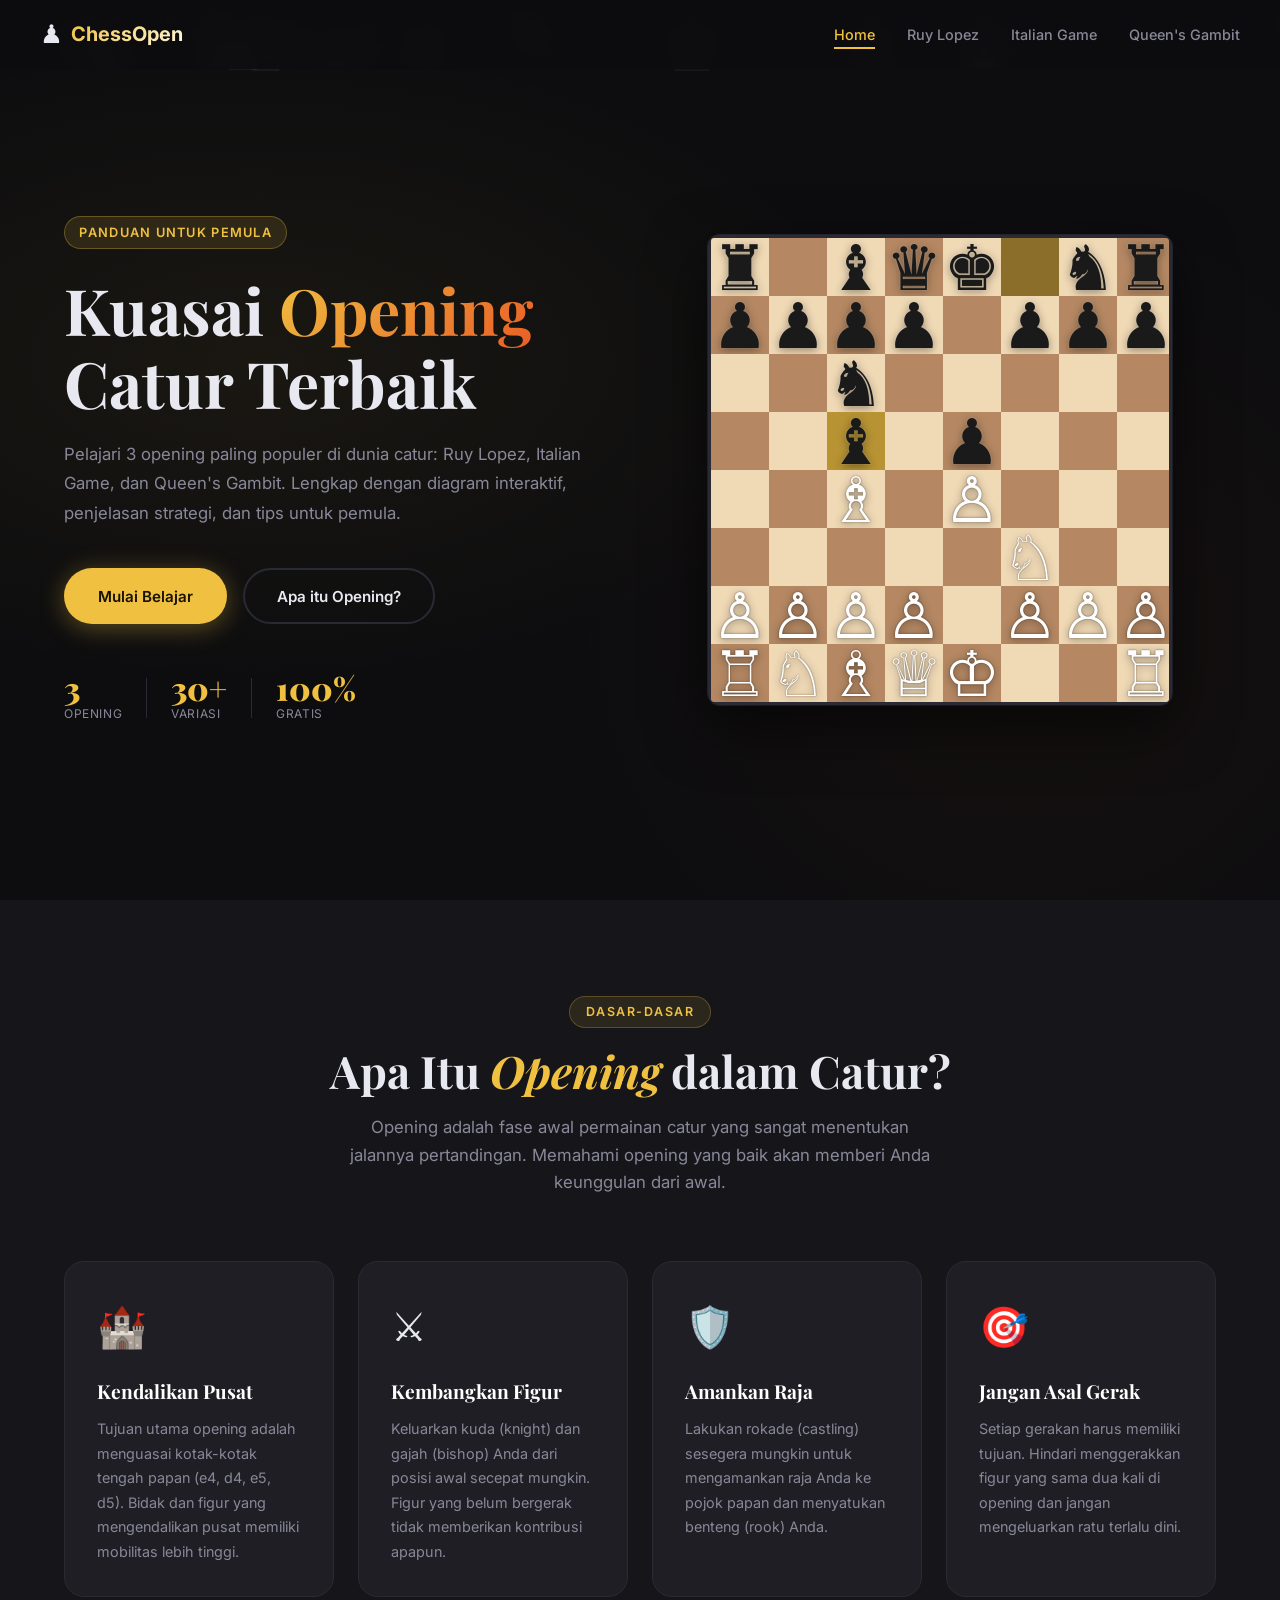
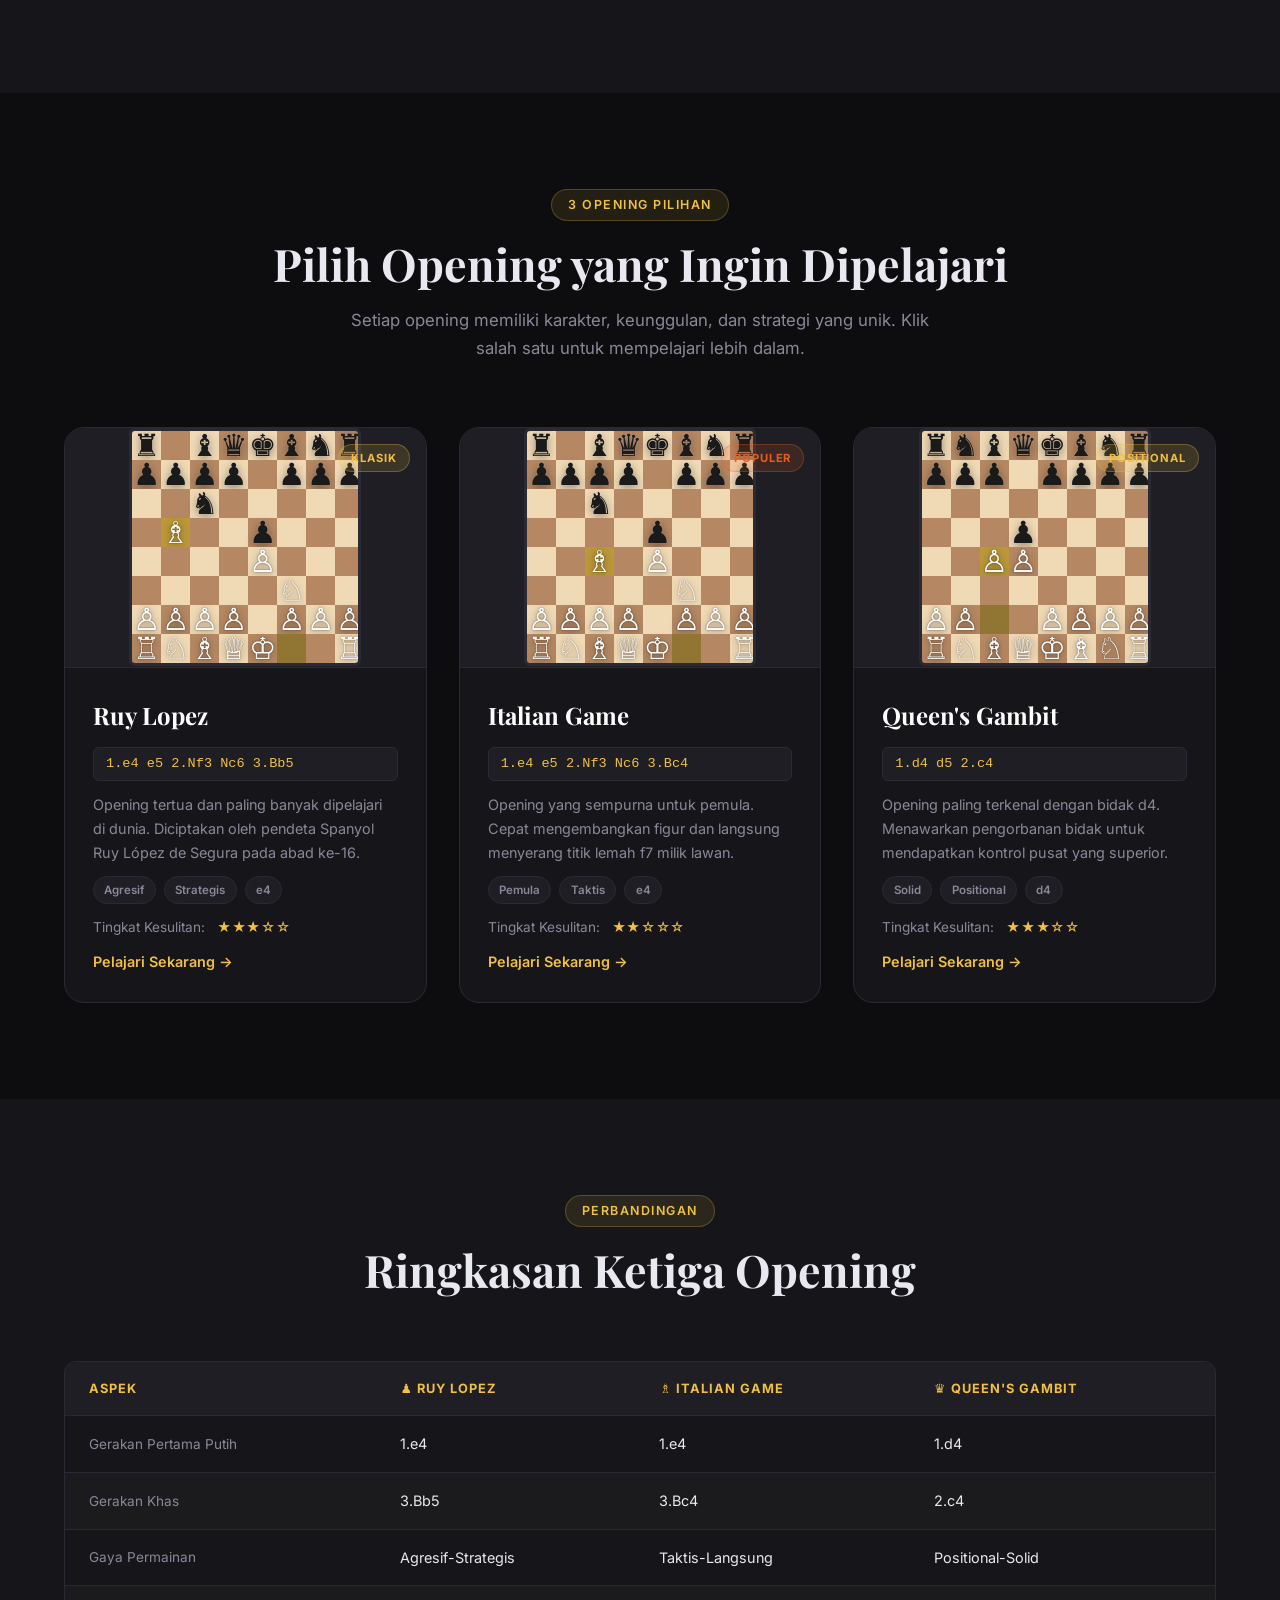
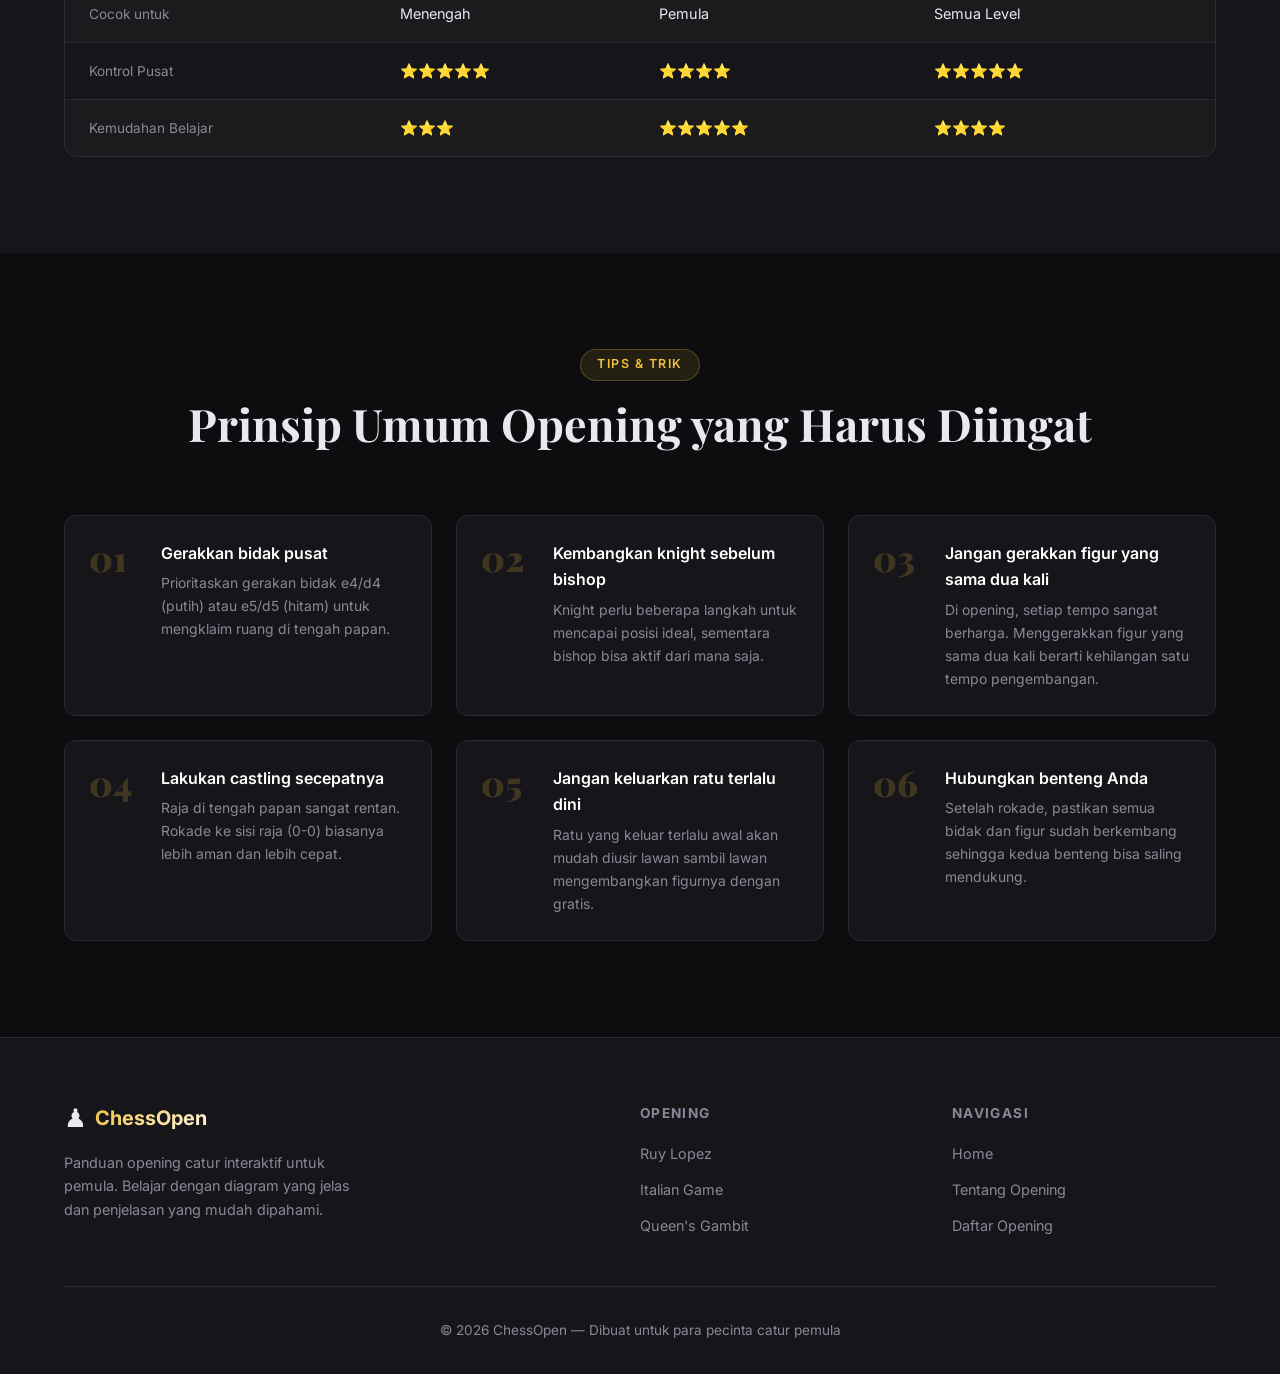
<file: index.html>
<!DOCTYPE html>
<html lang="id">
<head>
  <meta charset="UTF-8" />
  <meta name="viewport" content="width=device-width, initial-scale=1.0" />
  <title>Chess Openings — Panduan Pemula</title>
  <link rel="stylesheet" href="assets/css/style.css" />
  <link rel="preconnect" href="https://fonts.googleapis.com" />
  <link href="https://fonts.googleapis.com/css2?family=Playfair+Display:wght@700;900&family=Inter:wght@300;400;500;600&display=swap" rel="stylesheet" />
</head>
<body>

  <!-- ===== NAVBAR ===== -->
  <nav class="navbar" id="navbar">
    <div class="nav-container">
      <a href="index.html" class="nav-logo">
        <span class="logo-icon">♟</span>
        <span class="logo-text">ChessOpen</span>
      </a>
      <button class="hamburger" id="hamburger" aria-label="Menu">
        <span></span><span></span><span></span>
      </button>
      <ul class="nav-links" id="navLinks">
        <li><a href="index.html" class="active">Home</a></li>
        <li><a href="ruy-lopez.html">Ruy Lopez</a></li>
        <li><a href="italian-game.html">Italian Game</a></li>
        <li><a href="queens-gambit.html">Queen's Gambit</a></li>
      </ul>
    </div>
  </nav>

  <!-- ===== HERO ===== -->
  <section class="hero">
    <div class="hero-bg">
      <div class="floating-pieces" id="floatingPieces"></div>
    </div>
    <div class="hero-content">
      <p class="hero-tag">Panduan untuk Pemula</p>
      <h1 class="hero-title">Kuasai <span class="highlight">Opening</span> Catur Terbaik</h1>
      <p class="hero-sub">Pelajari 3 opening paling populer di dunia catur: Ruy Lopez, Italian Game, dan Queen's Gambit. Lengkap dengan diagram interaktif, penjelasan strategi, dan tips untuk pemula.</p>
      <div class="hero-cta">
        <a href="#openings" class="btn btn-primary">Mulai Belajar</a>
        <a href="#about" class="btn btn-outline">Apa itu Opening?</a>
      </div>
      <div class="hero-stats">
        <div class="stat"><span class="stat-num">3</span><span class="stat-label">Opening</span></div>
        <div class="stat-divider"></div>
        <div class="stat"><span class="stat-num">30+</span><span class="stat-label">Variasi</span></div>
        <div class="stat-divider"></div>
        <div class="stat"><span class="stat-num">100%</span><span class="stat-label">Gratis</span></div>
      </div>
    </div>
    <div class="hero-board">
      <div class="mini-board" id="heroBoard"></div>
    </div>
  </section>

  <!-- ===== ABOUT SECTION ===== -->
  <section class="about" id="about">
    <div class="container">
      <div class="section-header">
        <span class="section-tag">Dasar-dasar</span>
        <h2>Apa Itu <em>Opening</em> dalam Catur?</h2>
        <p>Opening adalah fase awal permainan catur yang sangat menentukan jalannya pertandingan. Memahami opening yang baik akan memberi Anda keunggulan dari awal.</p>
      </div>
      <div class="about-grid">
        <div class="about-card" data-aos="fade-up" data-delay="0">
          <div class="about-icon">🏰</div>
          <h3>Kendalikan Pusat</h3>
          <p>Tujuan utama opening adalah menguasai kotak-kotak tengah papan (e4, d4, e5, d5). Bidak dan figur yang mengendalikan pusat memiliki mobilitas lebih tinggi.</p>
        </div>
        <div class="about-card" data-aos="fade-up" data-delay="100">
          <div class="about-icon">⚔️</div>
          <h3>Kembangkan Figur</h3>
          <p>Keluarkan kuda (knight) dan gajah (bishop) Anda dari posisi awal secepat mungkin. Figur yang belum bergerak tidak memberikan kontribusi apapun.</p>
        </div>
        <div class="about-card" data-aos="fade-up" data-delay="200">
          <div class="about-icon">🛡️</div>
          <h3>Amankan Raja</h3>
          <p>Lakukan rokade (castling) sesegera mungkin untuk mengamankan raja Anda ke pojok papan dan menyatukan benteng (rook) Anda.</p>
        </div>
        <div class="about-card" data-aos="fade-up" data-delay="300">
          <div class="about-icon">🎯</div>
          <h3>Jangan Asal Gerak</h3>
          <p>Setiap gerakan harus memiliki tujuan. Hindari menggerakkan figur yang sama dua kali di opening dan jangan mengeluarkan ratu terlalu dini.</p>
        </div>
      </div>
    </div>
  </section>

  <!-- ===== OPENINGS CARDS ===== -->
  <section class="openings" id="openings">
    <div class="container">
      <div class="section-header">
        <span class="section-tag">3 Opening Pilihan</span>
        <h2>Pilih Opening yang Ingin Dipelajari</h2>
        <p>Setiap opening memiliki karakter, keunggulan, dan strategi yang unik. Klik salah satu untuk mempelajari lebih dalam.</p>
      </div>
      <div class="cards-grid">

        <a href="ruy-lopez.html" class="opening-card card-ruy">
          <div class="card-badge">Klasik</div>
          <div class="card-board-preview" id="previewRuy"></div>
          <div class="card-content">
            <h3>Ruy Lopez</h3>
            <p class="card-notation">1.e4 e5 2.Nf3 Nc6 3.Bb5</p>
            <p class="card-desc">Opening tertua dan paling banyak dipelajari di dunia. Diciptakan oleh pendeta Spanyol Ruy López de Segura pada abad ke-16.</p>
            <div class="card-tags">
              <span class="tag">Agresif</span>
              <span class="tag">Strategis</span>
              <span class="tag">e4</span>
            </div>
            <div class="card-difficulty">
              <span>Tingkat Kesulitan:</span>
              <div class="stars">★★★☆☆</div>
            </div>
            <span class="card-cta">Pelajari Sekarang →</span>
          </div>
        </a>

        <a href="italian-game.html" class="opening-card card-italian">
          <div class="card-badge popular">Populer</div>
          <div class="card-board-preview" id="previewItalian"></div>
          <div class="card-content">
            <h3>Italian Game</h3>
            <p class="card-notation">1.e4 e5 2.Nf3 Nc6 3.Bc4</p>
            <p class="card-desc">Opening yang sempurna untuk pemula. Cepat mengembangkan figur dan langsung menyerang titik lemah f7 milik lawan.</p>
            <div class="card-tags">
              <span class="tag">Pemula</span>
              <span class="tag">Taktis</span>
              <span class="tag">e4</span>
            </div>
            <div class="card-difficulty">
              <span>Tingkat Kesulitan:</span>
              <div class="stars">★★☆☆☆</div>
            </div>
            <span class="card-cta">Pelajari Sekarang →</span>
          </div>
        </a>

        <a href="queens-gambit.html" class="opening-card card-queens">
          <div class="card-badge">Positional</div>
          <div class="card-board-preview" id="previewQueens"></div>
          <div class="card-content">
            <h3>Queen's Gambit</h3>
            <p class="card-notation">1.d4 d5 2.c4</p>
            <p class="card-desc">Opening paling terkenal dengan bidak d4. Menawarkan pengorbanan bidak untuk mendapatkan kontrol pusat yang superior.</p>
            <div class="card-tags">
              <span class="tag">Solid</span>
              <span class="tag">Positional</span>
              <span class="tag">d4</span>
            </div>
            <div class="card-difficulty">
              <span>Tingkat Kesulitan:</span>
              <div class="stars">★★★☆☆</div>
            </div>
            <span class="card-cta">Pelajari Sekarang →</span>
          </div>
        </a>

      </div>
    </div>
  </section>

  <!-- ===== COMPARISON TABLE ===== -->
  <section class="comparison">
    <div class="container">
      <div class="section-header">
        <span class="section-tag">Perbandingan</span>
        <h2>Ringkasan Ketiga Opening</h2>
      </div>
      <div class="table-wrapper">
        <table class="comp-table">
          <thead>
            <tr>
              <th>Aspek</th>
              <th>♟ Ruy Lopez</th>
              <th>♗ Italian Game</th>
              <th>♛ Queen's Gambit</th>
            </tr>
          </thead>
          <tbody>
            <tr><td>Gerakan Pertama Putih</td><td>1.e4</td><td>1.e4</td><td>1.d4</td></tr>
            <tr><td>Gerakan Khas</td><td>3.Bb5</td><td>3.Bc4</td><td>2.c4</td></tr>
            <tr><td>Gaya Permainan</td><td>Agresif-Strategis</td><td>Taktis-Langsung</td><td>Positional-Solid</td></tr>
            <tr><td>Cocok untuk</td><td>Menengah</td><td>Pemula</td><td>Semua Level</td></tr>
            <tr><td>Kontrol Pusat</td><td>⭐⭐⭐⭐⭐</td><td>⭐⭐⭐⭐</td><td>⭐⭐⭐⭐⭐</td></tr>
            <tr><td>Kemudahan Belajar</td><td>⭐⭐⭐</td><td>⭐⭐⭐⭐⭐</td><td>⭐⭐⭐⭐</td></tr>
          </tbody>
        </table>
      </div>
    </div>
  </section>

  <!-- ===== TIPS SECTION ===== -->
  <section class="tips">
    <div class="container">
      <div class="section-header">
        <span class="section-tag">Tips &amp; Trik</span>
        <h2>Prinsip Umum Opening yang Harus Diingat</h2>
      </div>
      <div class="tips-grid">
        <div class="tip-item">
          <span class="tip-num">01</span>
          <div>
            <h4>Gerakkan bidak pusat</h4>
            <p>Prioritaskan gerakan bidak e4/d4 (putih) atau e5/d5 (hitam) untuk mengklaim ruang di tengah papan.</p>
          </div>
        </div>
        <div class="tip-item">
          <span class="tip-num">02</span>
          <div>
            <h4>Kembangkan knight sebelum bishop</h4>
            <p>Knight perlu beberapa langkah untuk mencapai posisi ideal, sementara bishop bisa aktif dari mana saja.</p>
          </div>
        </div>
        <div class="tip-item">
          <span class="tip-num">03</span>
          <div>
            <h4>Jangan gerakkan figur yang sama dua kali</h4>
            <p>Di opening, setiap tempo sangat berharga. Menggerakkan figur yang sama dua kali berarti kehilangan satu tempo pengembangan.</p>
          </div>
        </div>
        <div class="tip-item">
          <span class="tip-num">04</span>
          <div>
            <h4>Lakukan castling secepatnya</h4>
            <p>Raja di tengah papan sangat rentan. Rokade ke sisi raja (0-0) biasanya lebih aman dan lebih cepat.</p>
          </div>
        </div>
        <div class="tip-item">
          <span class="tip-num">05</span>
          <div>
            <h4>Jangan keluarkan ratu terlalu dini</h4>
            <p>Ratu yang keluar terlalu awal akan mudah diusir lawan sambil lawan mengembangkan figurnya dengan gratis.</p>
          </div>
        </div>
        <div class="tip-item">
          <span class="tip-num">06</span>
          <div>
            <h4>Hubungkan benteng Anda</h4>
            <p>Setelah rokade, pastikan semua bidak dan figur sudah berkembang sehingga kedua benteng bisa saling mendukung.</p>
          </div>
        </div>
      </div>
    </div>
  </section>

  <!-- ===== FOOTER ===== -->
  <footer class="footer">
    <div class="container">
      <div class="footer-top">
        <div class="footer-brand">
          <a href="index.html" class="nav-logo">
            <span class="logo-icon">♟</span>
            <span class="logo-text">ChessOpen</span>
          </a>
          <p>Panduan opening catur interaktif untuk pemula. Belajar dengan diagram yang jelas dan penjelasan yang mudah dipahami.</p>
        </div>
        <div class="footer-links">
          <h4>Opening</h4>
          <ul>
            <li><a href="ruy-lopez.html">Ruy Lopez</a></li>
            <li><a href="italian-game.html">Italian Game</a></li>
            <li><a href="queens-gambit.html">Queen's Gambit</a></li>
          </ul>
        </div>
        <div class="footer-links">
          <h4>Navigasi</h4>
          <ul>
            <li><a href="index.html">Home</a></li>
            <li><a href="#about">Tentang Opening</a></li>
            <li><a href="#openings">Daftar Opening</a></li>
          </ul>
        </div>
      </div>
      <div class="footer-bottom">
        <p>© 2026 ChessOpen — Dibuat untuk para pecinta catur pemula</p>
      </div>
    </div>
  </footer>

  <script src="assets/js/chess-board.js"></script>
  <script src="assets/js/main.js"></script>
</body>
</html>
</file>
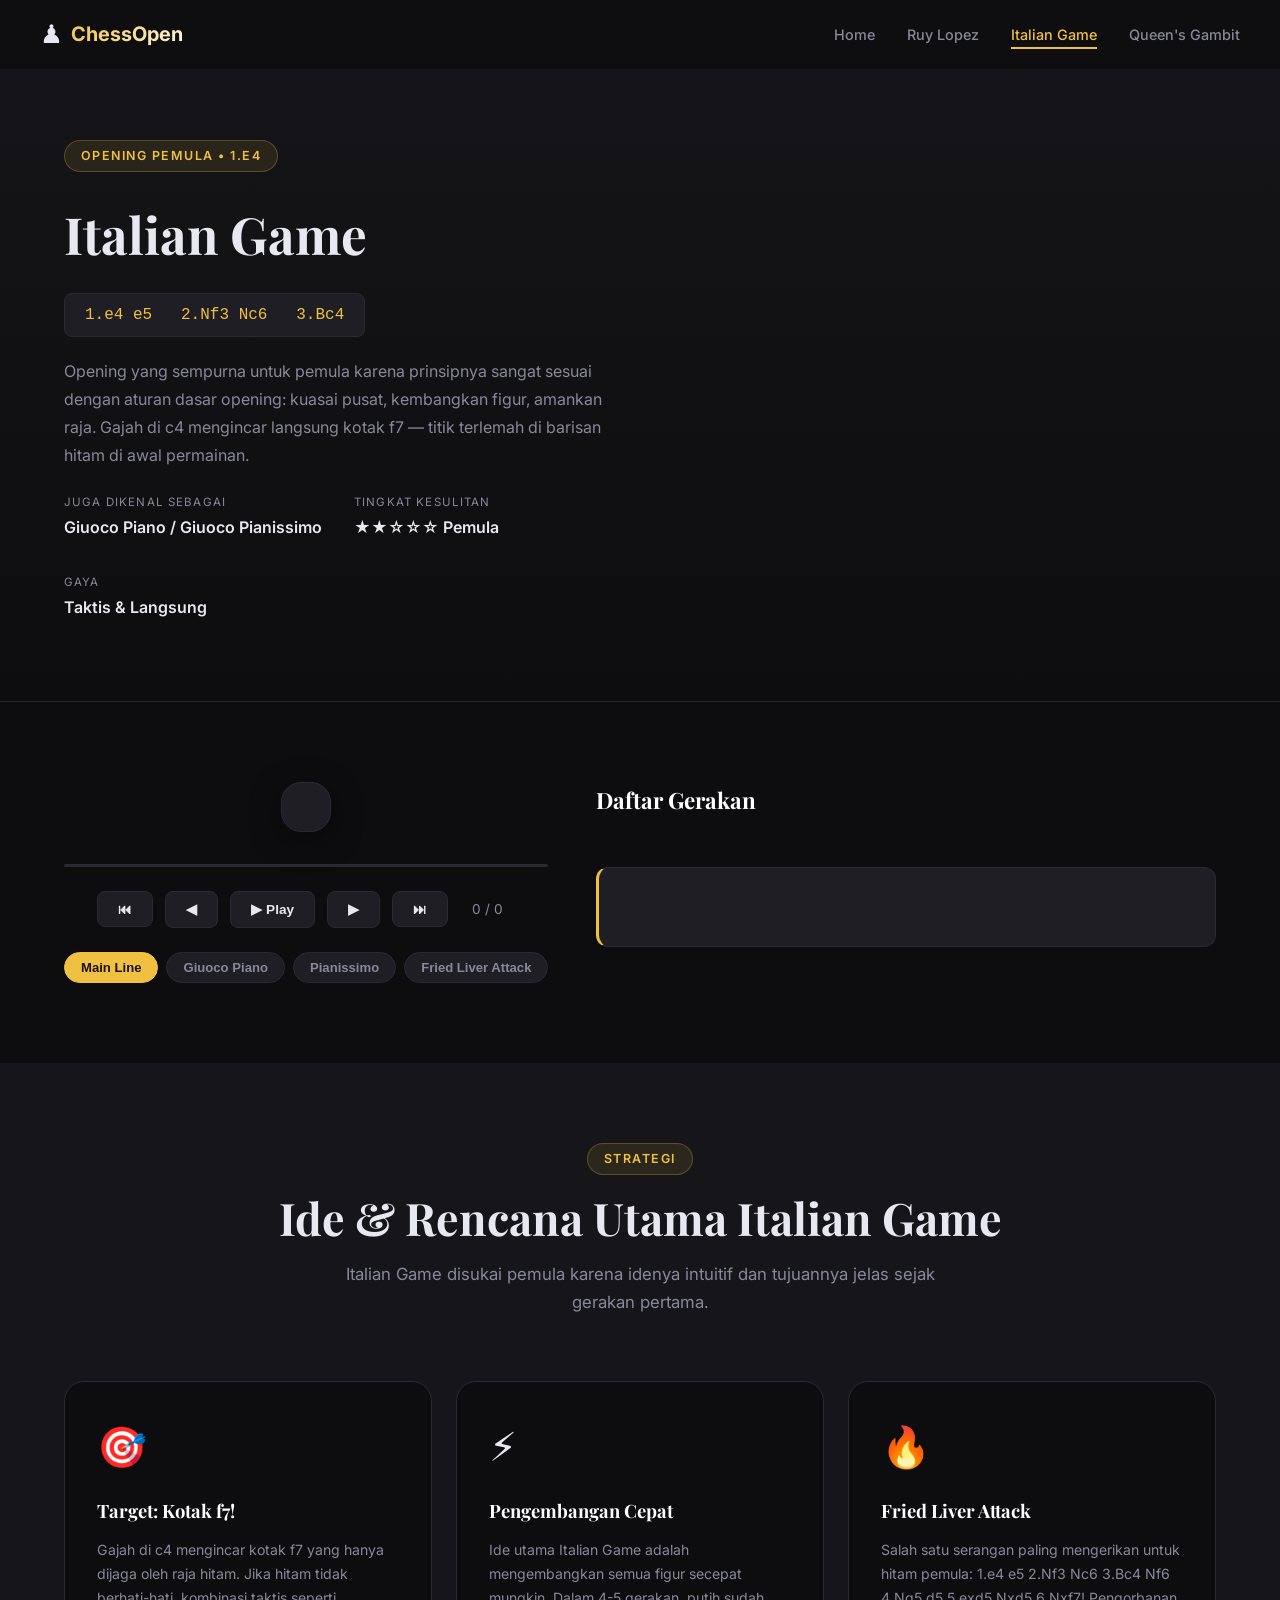
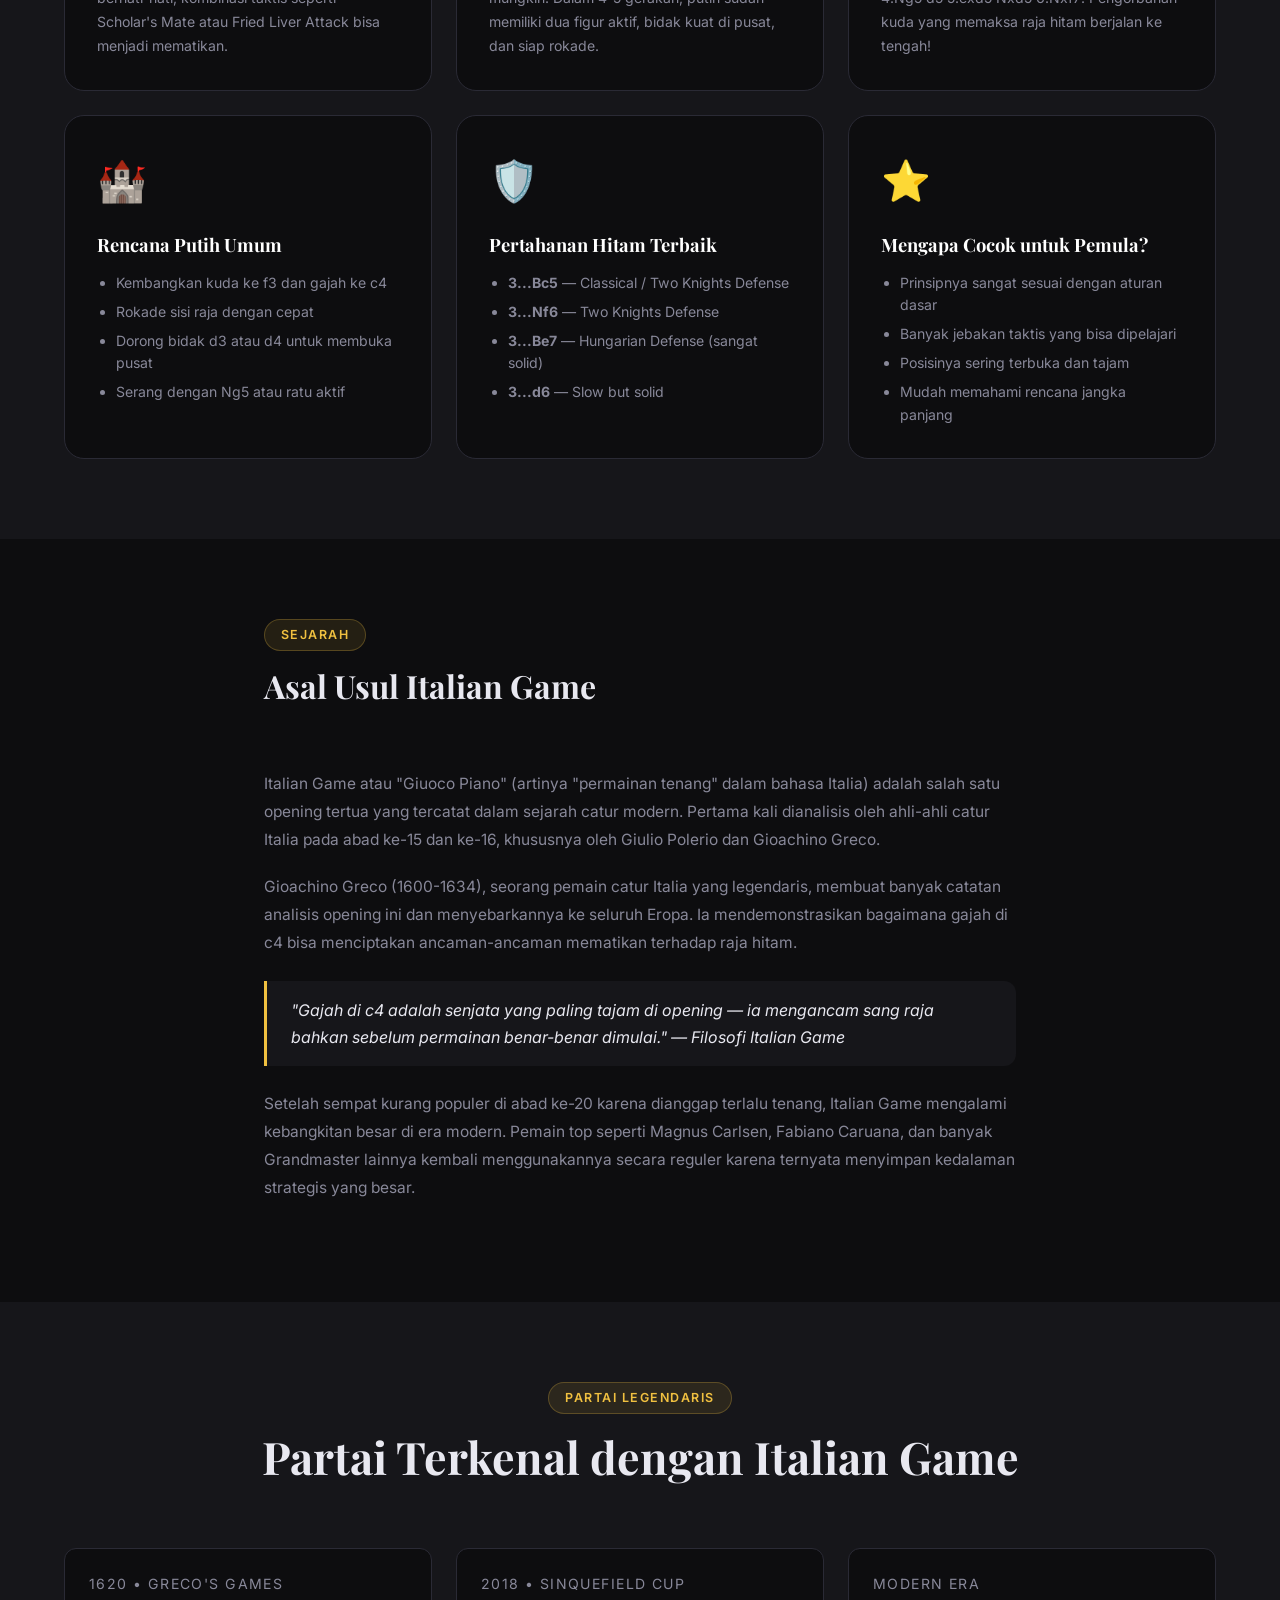
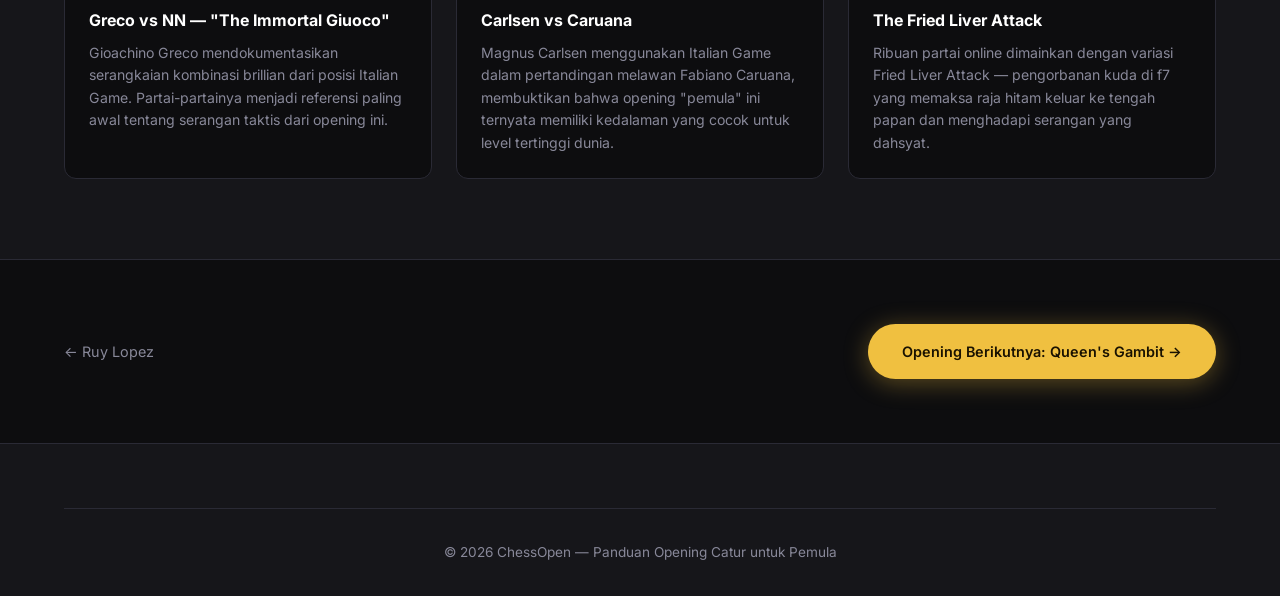
<file: italian-game.html>
<!DOCTYPE html>
<html lang="id">
<head>
  <meta charset="UTF-8" />
  <meta name="viewport" content="width=device-width, initial-scale=1.0" />
  <title>Italian Game — Chess Openings</title>
  <link rel="stylesheet" href="assets/css/style.css" />
  <link href="https://fonts.googleapis.com/css2?family=Playfair+Display:wght@700;900&family=Inter:wght@300;400;500;600&display=swap" rel="stylesheet" />
</head>
<body>

  <nav class="navbar" id="navbar">
    <div class="nav-container">
      <a href="index.html" class="nav-logo"><span class="logo-icon">♟</span><span class="logo-text">ChessOpen</span></a>
      <button class="hamburger" id="hamburger"><span></span><span></span><span></span></button>
      <ul class="nav-links" id="navLinks">
        <li><a href="index.html">Home</a></li>
        <li><a href="ruy-lopez.html">Ruy Lopez</a></li>
        <li><a href="italian-game.html" class="active">Italian Game</a></li>
        <li><a href="queens-gambit.html">Queen's Gambit</a></li>
      </ul>
    </div>
  </nav>

  <!-- HERO -->
  <section class="opening-hero">
    <div class="opening-hero-inner">
      <div class="opening-hero-content">
        <span class="badge">Opening Pemula • 1.e4</span>
        <h1>Italian Game</h1>
        <div class="notation-big">1.e4 e5 &nbsp; 2.Nf3 Nc6 &nbsp; 3.Bc4</div>
        <p>Opening yang sempurna untuk pemula karena prinsipnya sangat sesuai dengan aturan dasar opening: kuasai pusat, kembangkan figur, amankan raja. Gajah di c4 mengincar langsung kotak f7 — titik terlemah di barisan hitam di awal permainan.</p>
        <div class="meta-row">
          <div class="meta-item"><span class="label">Juga Dikenal Sebagai</span><span class="value">Giuoco Piano / Giuoco Pianissimo</span></div>
          <div class="meta-item"><span class="label">Tingkat Kesulitan</span><span class="value">★★☆☆☆ Pemula</span></div>
          <div class="meta-item"><span class="label">Gaya</span><span class="value">Taktis & Langsung</span></div>
        </div>
      </div>
      <div id="heroItalianBoard"></div>
    </div>
  </section>

  <!-- INTERACTIVE BOARD -->
  <section class="board-section">
    <div class="board-section-inner">
      <div class="board-area">
        <div class="board-wrapper">
          <div id="mainBoard"></div>
        </div>
        <div class="progress-bar"><div class="progress-fill" id="progressFill"></div></div>
        <div class="board-controls">
          <button class="ctrl-btn" id="btnReset">⏮</button>
          <button class="ctrl-btn" id="btnPrev">◀</button>
          <button class="ctrl-btn" id="btnPlay">▶ Play</button>
          <button class="ctrl-btn" id="btnNext">▶</button>
          <button class="ctrl-btn" id="btnEnd">⏭</button>
          <span class="move-counter" id="moveCounter">0 / 0</span>
        </div>
        <div class="variations">
          <div class="var-tabs" id="varTabs">
            <button class="var-tab active" data-var="main">Main Line</button>
            <button class="var-tab" data-var="giuoco">Giuoco Piano</button>
            <button class="var-tab" data-var="pianissimo">Pianissimo</button>
            <button class="var-tab" data-var="fried_liver">Fried Liver Attack</button>
          </div>
        </div>
      </div>

      <div class="moves-panel">
        <h3>Daftar Gerakan</h3>
        <div class="move-list" id="moveList"></div>
        <div class="move-annotation" id="moveAnnotation"></div>
      </div>
    </div>
  </section>

  <!-- STRATEGI -->
  <section class="info-section">
    <div class="container">
      <div class="section-header">
        <span class="section-tag">Strategi</span>
        <h2>Ide & Rencana Utama Italian Game</h2>
        <p>Italian Game disukai pemula karena idenya intuitif dan tujuannya jelas sejak gerakan pertama.</p>
      </div>
      <div class="info-grid">
        <div class="info-card">
          <div class="info-card-icon">🎯</div>
          <h4>Target: Kotak f7!</h4>
          <p>Gajah di c4 mengincar kotak f7 yang hanya dijaga oleh raja hitam. Jika hitam tidak berhati-hati, kombinasi taktis seperti Scholar's Mate atau Fried Liver Attack bisa menjadi mematikan.</p>
        </div>
        <div class="info-card">
          <div class="info-card-icon">⚡</div>
          <h4>Pengembangan Cepat</h4>
          <p>Ide utama Italian Game adalah mengembangkan semua figur secepat mungkin. Dalam 4-5 gerakan, putih sudah memiliki dua figur aktif, bidak kuat di pusat, dan siap rokade.</p>
        </div>
        <div class="info-card">
          <div class="info-card-icon">🔥</div>
          <h4>Fried Liver Attack</h4>
          <p>Salah satu serangan paling mengerikan untuk hitam pemula: 1.e4 e5 2.Nf3 Nc6 3.Bc4 Nf6 4.Ng5 d5 5.exd5 Nxd5 6.Nxf7! Pengorbanan kuda yang memaksa raja hitam berjalan ke tengah!</p>
        </div>
        <div class="info-card">
          <div class="info-card-icon">🏰</div>
          <h4>Rencana Putih Umum</h4>
          <ul>
            <li>Kembangkan kuda ke f3 dan gajah ke c4</li>
            <li>Rokade sisi raja dengan cepat</li>
            <li>Dorong bidak d3 atau d4 untuk membuka pusat</li>
            <li>Serang dengan Ng5 atau ratu aktif</li>
          </ul>
        </div>
        <div class="info-card">
          <div class="info-card-icon">🛡️</div>
          <h4>Pertahanan Hitam Terbaik</h4>
          <ul>
            <li><strong>3...Bc5</strong> — Classical / Two Knights Defense</li>
            <li><strong>3...Nf6</strong> — Two Knights Defense</li>
            <li><strong>3...Be7</strong> — Hungarian Defense (sangat solid)</li>
            <li><strong>3...d6</strong> — Slow but solid</li>
          </ul>
        </div>
        <div class="info-card">
          <div class="info-card-icon">⭐</div>
          <h4>Mengapa Cocok untuk Pemula?</h4>
          <ul>
            <li>Prinsipnya sangat sesuai dengan aturan dasar</li>
            <li>Banyak jebakan taktis yang bisa dipelajari</li>
            <li>Posisinya sering terbuka dan tajam</li>
            <li>Mudah memahami rencana jangka panjang</li>
          </ul>
        </div>
      </div>
    </div>
  </section>

  <!-- SEJARAH -->
  <section class="history-section">
    <div class="history-inner">
      <div class="section-header" style="text-align:left">
        <span class="section-tag">Sejarah</span>
        <h2>Asal Usul Italian Game</h2>
      </div>
      <p>Italian Game atau "Giuoco Piano" (artinya "permainan tenang" dalam bahasa Italia) adalah salah satu opening tertua yang tercatat dalam sejarah catur modern. Pertama kali dianalisis oleh ahli-ahli catur Italia pada abad ke-15 dan ke-16, khususnya oleh Giulio Polerio dan Gioachino Greco.</p>
      <p>Gioachino Greco (1600-1634), seorang pemain catur Italia yang legendaris, membuat banyak catatan analisis opening ini dan menyebarkannya ke seluruh Eropa. Ia mendemonstrasikan bagaimana gajah di c4 bisa menciptakan ancaman-ancaman mematikan terhadap raja hitam.</p>
      <blockquote>"Gajah di c4 adalah senjata yang paling tajam di opening — ia mengancam sang raja bahkan sebelum permainan benar-benar dimulai." — Filosofi Italian Game</blockquote>
      <p>Setelah sempat kurang populer di abad ke-20 karena dianggap terlalu tenang, Italian Game mengalami kebangkitan besar di era modern. Pemain top seperti Magnus Carlsen, Fabiano Caruana, dan banyak Grandmaster lainnya kembali menggunakannya secara reguler karena ternyata menyimpan kedalaman strategis yang besar.</p>
    </div>
  </section>

  <!-- PARTAI TERKENAL -->
  <section class="famous-games">
    <div class="container">
      <div class="section-header">
        <span class="section-tag">Partai Legendaris</span>
        <h2>Partai Terkenal dengan Italian Game</h2>
      </div>
      <div class="games-grid">
        <div class="game-card">
          <p class="game-meta">1620 • Greco's Games</p>
          <h4>Greco vs NN — "The Immortal Giuoco"</h4>
          <p>Gioachino Greco mendokumentasikan serangkaian kombinasi brillian dari posisi Italian Game. Partai-partainya menjadi referensi paling awal tentang serangan taktis dari opening ini.</p>
        </div>
        <div class="game-card">
          <p class="game-meta">2018 • Sinquefield Cup</p>
          <h4>Carlsen vs Caruana</h4>
          <p>Magnus Carlsen menggunakan Italian Game dalam pertandingan melawan Fabiano Caruana, membuktikan bahwa opening "pemula" ini ternyata memiliki kedalaman yang cocok untuk level tertinggi dunia.</p>
        </div>
        <div class="game-card">
          <p class="game-meta">Modern Era</p>
          <h4>The Fried Liver Attack</h4>
          <p>Ribuan partai online dimainkan dengan variasi Fried Liver Attack — pengorbanan kuda di f7 yang memaksa raja hitam keluar ke tengah papan dan menghadapi serangan yang dahsyat.</p>
        </div>
      </div>
    </div>
  </section>

  <!-- NAVIGASI -->
  <div class="next-opening">
    <div class="next-inner">
      <a href="ruy-lopez.html" class="back-home">← Ruy Lopez</a>
      <a href="queens-gambit.html" class="btn btn-primary">Opening Berikutnya: Queen's Gambit →</a>
    </div>
  </div>

  <footer class="footer">
    <div class="container">
      <div class="footer-bottom">
        <p>© 2026 ChessOpen — Panduan Opening Catur untuk Pemula</p>
      </div>
    </div>
  </footer>

  <script src="assets/js/chess-board.js"></script>
  <script src="assets/js/italian-game.js"></script>
  <script src="assets/js/main.js"></script>
</body>
</html>
</file>
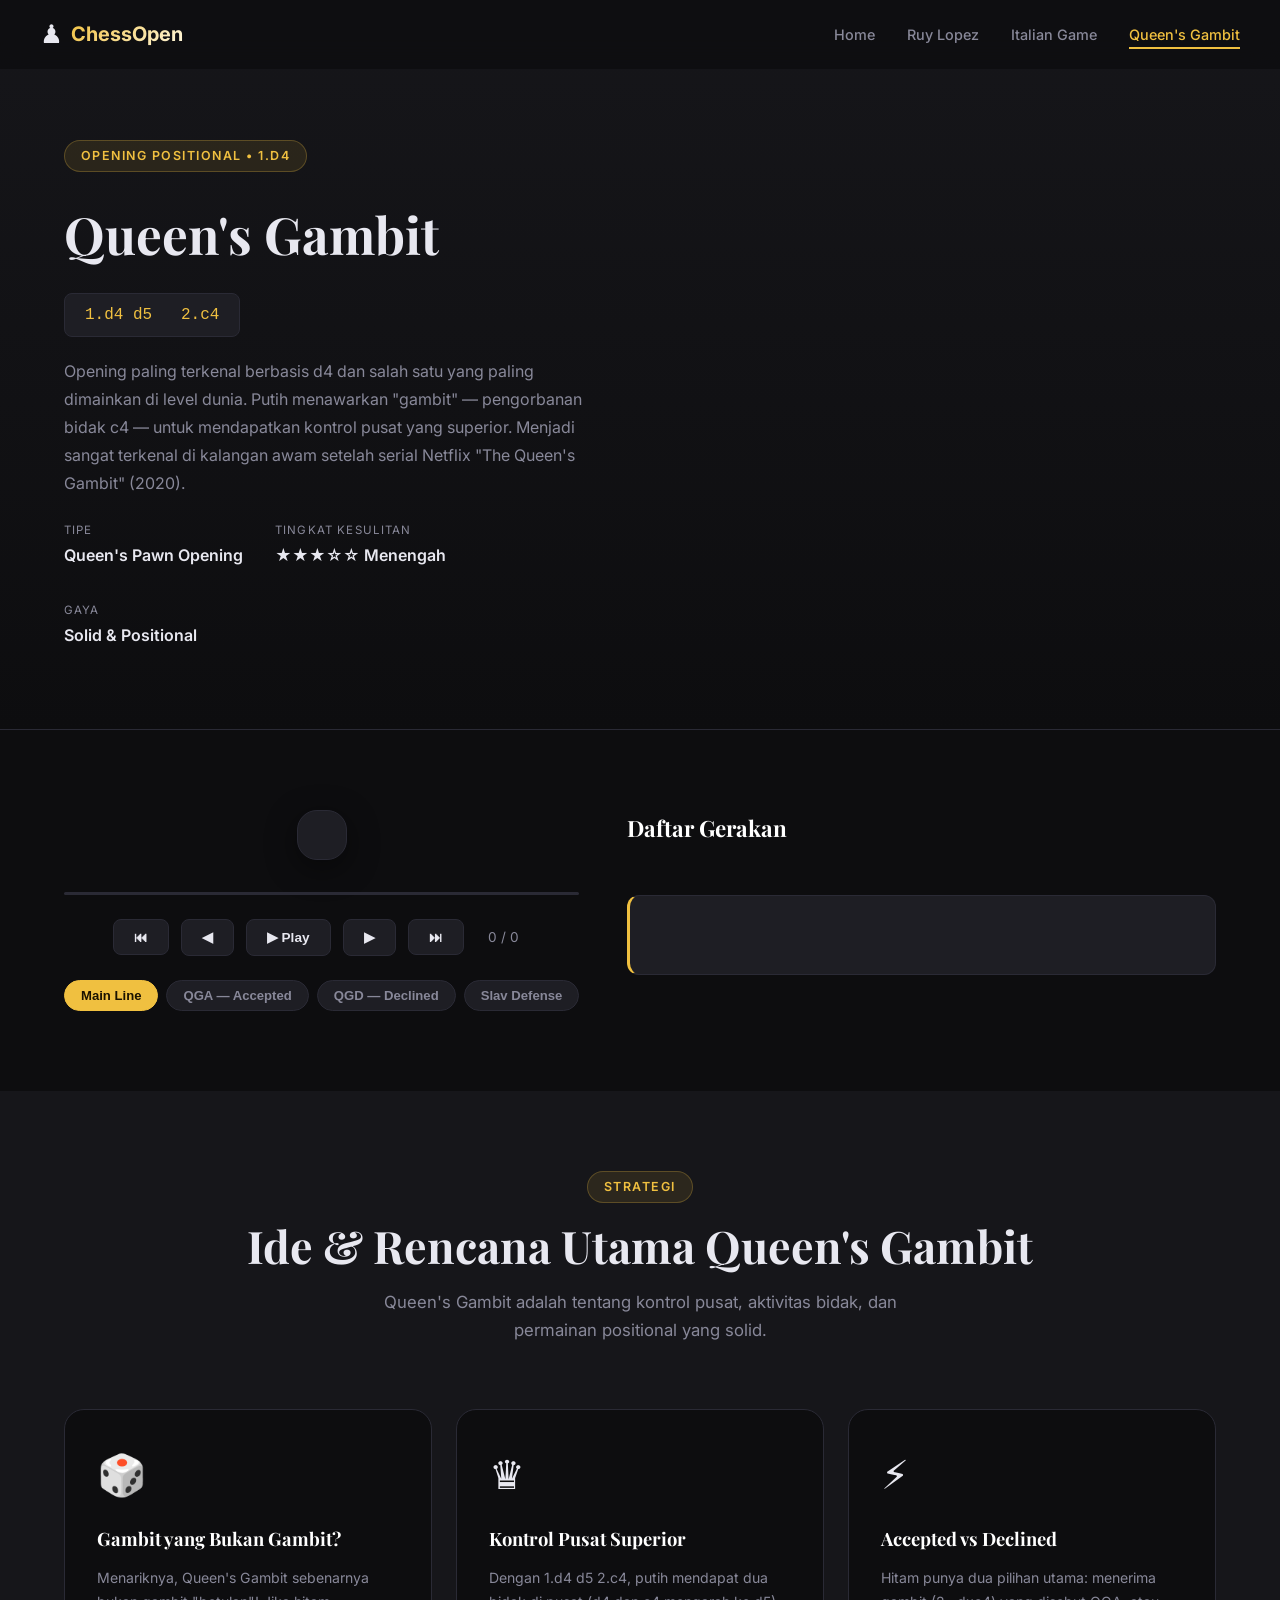
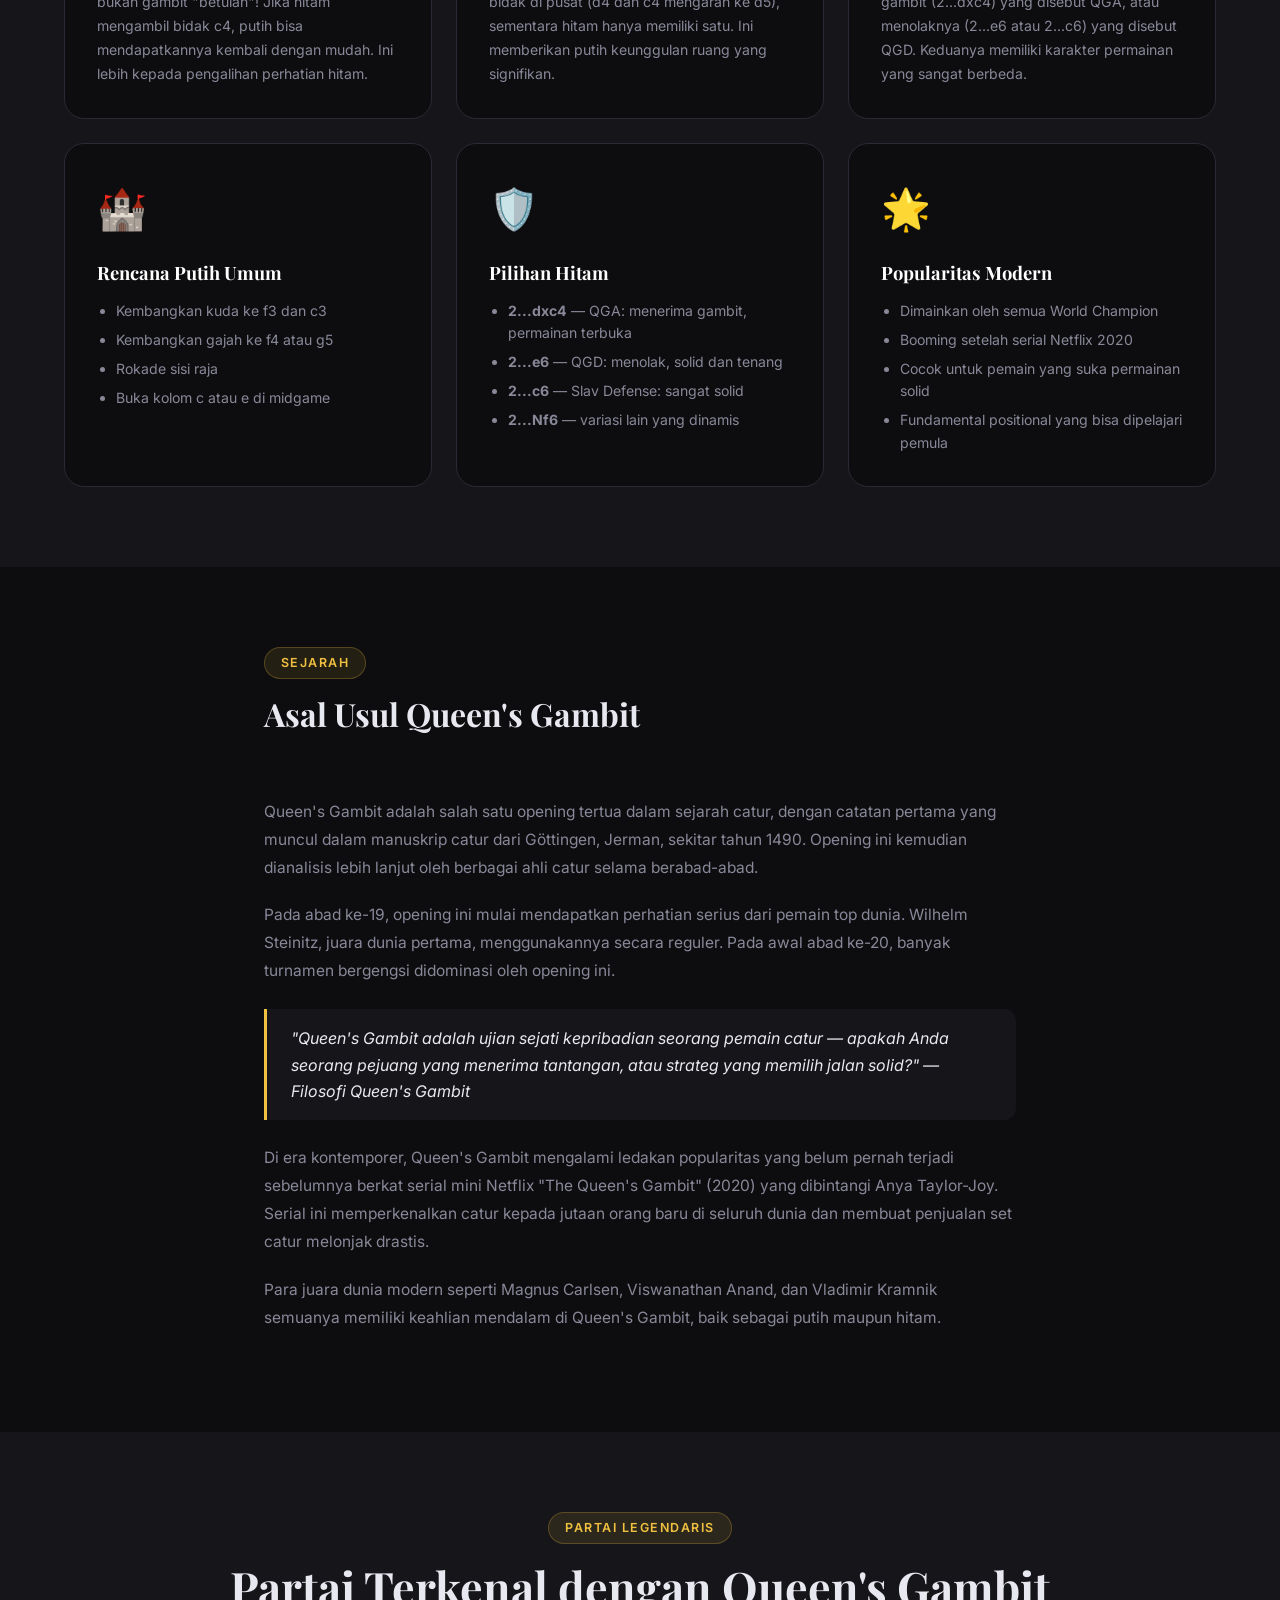
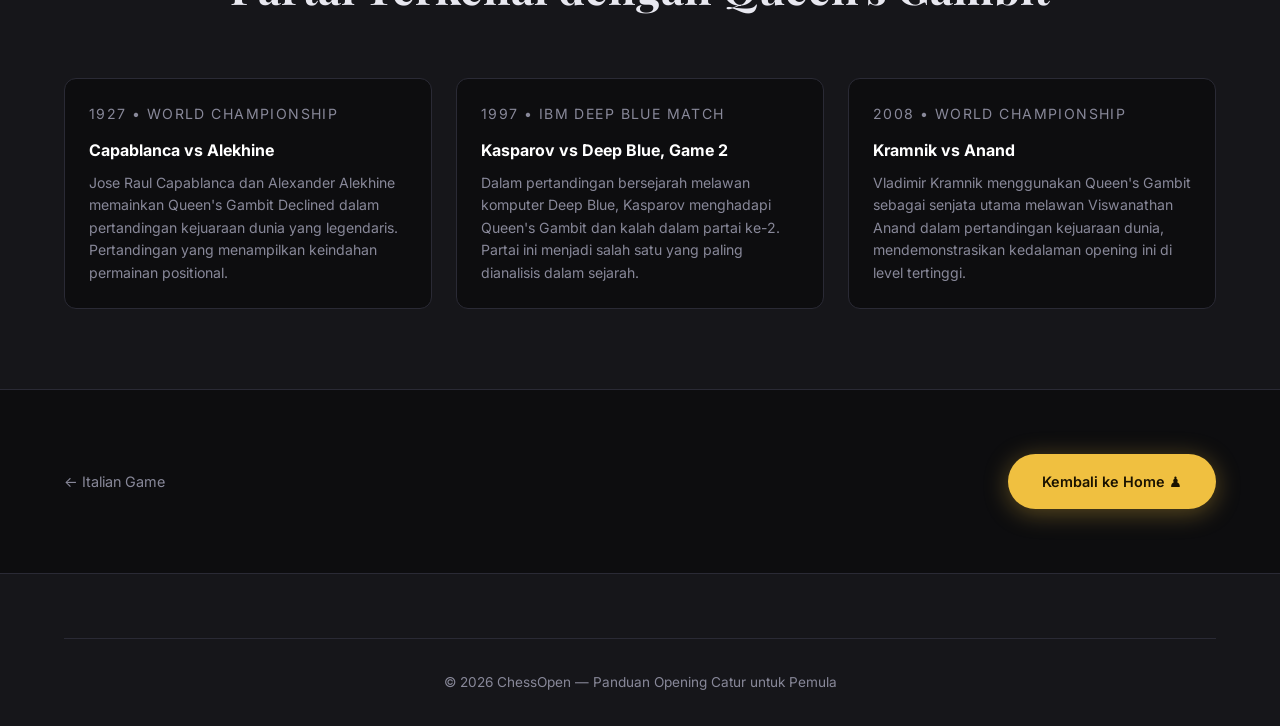
<file: queens-gambit.html>
<!DOCTYPE html>
<html lang="id">
<head>
  <meta charset="UTF-8" />
  <meta name="viewport" content="width=device-width, initial-scale=1.0" />
  <title>Queen's Gambit — Chess Openings</title>
  <link rel="stylesheet" href="assets/css/style.css" />
  <link href="https://fonts.googleapis.com/css2?family=Playfair+Display:wght@700;900&family=Inter:wght@300;400;500;600&display=swap" rel="stylesheet" />
</head>
<body>

  <nav class="navbar" id="navbar">
    <div class="nav-container">
      <a href="index.html" class="nav-logo"><span class="logo-icon">♟</span><span class="logo-text">ChessOpen</span></a>
      <button class="hamburger" id="hamburger"><span></span><span></span><span></span></button>
      <ul class="nav-links" id="navLinks">
        <li><a href="index.html">Home</a></li>
        <li><a href="ruy-lopez.html">Ruy Lopez</a></li>
        <li><a href="italian-game.html">Italian Game</a></li>
        <li><a href="queens-gambit.html" class="active">Queen's Gambit</a></li>
      </ul>
    </div>
  </nav>

  <!-- HERO -->
  <section class="opening-hero">
    <div class="opening-hero-inner">
      <div class="opening-hero-content">
        <span class="badge">Opening Positional • 1.d4</span>
        <h1>Queen's Gambit</h1>
        <div class="notation-big">1.d4 d5 &nbsp; 2.c4</div>
        <p>Opening paling terkenal berbasis d4 dan salah satu yang paling dimainkan di level dunia. Putih menawarkan "gambit" — pengorbanan bidak c4 — untuk mendapatkan kontrol pusat yang superior. Menjadi sangat terkenal di kalangan awam setelah serial Netflix "The Queen's Gambit" (2020).</p>
        <div class="meta-row">
          <div class="meta-item"><span class="label">Tipe</span><span class="value">Queen's Pawn Opening</span></div>
          <div class="meta-item"><span class="label">Tingkat Kesulitan</span><span class="value">★★★☆☆ Menengah</span></div>
          <div class="meta-item"><span class="label">Gaya</span><span class="value">Solid & Positional</span></div>
        </div>
      </div>
      <div id="heroQueensBoard"></div>
    </div>
  </section>

  <!-- INTERACTIVE BOARD -->
  <section class="board-section">
    <div class="board-section-inner">
      <div class="board-area">
        <div class="board-wrapper">
          <div id="mainBoard"></div>
        </div>
        <div class="progress-bar"><div class="progress-fill" id="progressFill"></div></div>
        <div class="board-controls">
          <button class="ctrl-btn" id="btnReset">⏮</button>
          <button class="ctrl-btn" id="btnPrev">◀</button>
          <button class="ctrl-btn" id="btnPlay">▶ Play</button>
          <button class="ctrl-btn" id="btnNext">▶</button>
          <button class="ctrl-btn" id="btnEnd">⏭</button>
          <span class="move-counter" id="moveCounter">0 / 0</span>
        </div>
        <div class="variations">
          <div class="var-tabs" id="varTabs">
            <button class="var-tab active" data-var="main">Main Line</button>
            <button class="var-tab" data-var="accepted">QGA — Accepted</button>
            <button class="var-tab" data-var="declined">QGD — Declined</button>
            <button class="var-tab" data-var="slav">Slav Defense</button>
          </div>
        </div>
      </div>

      <div class="moves-panel">
        <h3>Daftar Gerakan</h3>
        <div class="move-list" id="moveList"></div>
        <div class="move-annotation" id="moveAnnotation"></div>
      </div>
    </div>
  </section>

  <!-- STRATEGI -->
  <section class="info-section">
    <div class="container">
      <div class="section-header">
        <span class="section-tag">Strategi</span>
        <h2>Ide & Rencana Utama Queen's Gambit</h2>
        <p>Queen's Gambit adalah tentang kontrol pusat, aktivitas bidak, dan permainan positional yang solid.</p>
      </div>
      <div class="info-grid">
        <div class="info-card">
          <div class="info-card-icon">🎲</div>
          <h4>Gambit yang Bukan Gambit?</h4>
          <p>Menariknya, Queen's Gambit sebenarnya bukan gambit "betulan"! Jika hitam mengambil bidak c4, putih bisa mendapatkannya kembali dengan mudah. Ini lebih kepada pengalihan perhatian hitam.</p>
        </div>
        <div class="info-card">
          <div class="info-card-icon">♛</div>
          <h4>Kontrol Pusat Superior</h4>
          <p>Dengan 1.d4 d5 2.c4, putih mendapat dua bidak di pusat (d4 dan c4 mengarah ke d5), sementara hitam hanya memiliki satu. Ini memberikan putih keunggulan ruang yang signifikan.</p>
        </div>
        <div class="info-card">
          <div class="info-card-icon">⚡</div>
          <h4>Accepted vs Declined</h4>
          <p>Hitam punya dua pilihan utama: menerima gambit (2...dxc4) yang disebut QGA, atau menolaknya (2...e6 atau 2...c6) yang disebut QGD. Keduanya memiliki karakter permainan yang sangat berbeda.</p>
        </div>
        <div class="info-card">
          <div class="info-card-icon">🏰</div>
          <h4>Rencana Putih Umum</h4>
          <ul>
            <li>Kembangkan kuda ke f3 dan c3</li>
            <li>Kembangkan gajah ke f4 atau g5</li>
            <li>Rokade sisi raja</li>
            <li>Buka kolom c atau e di midgame</li>
          </ul>
        </div>
        <div class="info-card">
          <div class="info-card-icon">🛡️</div>
          <h4>Pilihan Hitam</h4>
          <ul>
            <li><strong>2...dxc4</strong> — QGA: menerima gambit, permainan terbuka</li>
            <li><strong>2...e6</strong> — QGD: menolak, solid dan tenang</li>
            <li><strong>2...c6</strong> — Slav Defense: sangat solid</li>
            <li><strong>2...Nf6</strong> — variasi lain yang dinamis</li>
          </ul>
        </div>
        <div class="info-card">
          <div class="info-card-icon">🌟</div>
          <h4>Popularitas Modern</h4>
          <ul>
            <li>Dimainkan oleh semua World Champion</li>
            <li>Booming setelah serial Netflix 2020</li>
            <li>Cocok untuk pemain yang suka permainan solid</li>
            <li>Fundamental positional yang bisa dipelajari pemula</li>
          </ul>
        </div>
      </div>
    </div>
  </section>

  <!-- SEJARAH -->
  <section class="history-section">
    <div class="history-inner">
      <div class="section-header" style="text-align:left">
        <span class="section-tag">Sejarah</span>
        <h2>Asal Usul Queen's Gambit</h2>
      </div>
      <p>Queen's Gambit adalah salah satu opening tertua dalam sejarah catur, dengan catatan pertama yang muncul dalam manuskrip catur dari Göttingen, Jerman, sekitar tahun 1490. Opening ini kemudian dianalisis lebih lanjut oleh berbagai ahli catur selama berabad-abad.</p>
      <p>Pada abad ke-19, opening ini mulai mendapatkan perhatian serius dari pemain top dunia. Wilhelm Steinitz, juara dunia pertama, menggunakannya secara reguler. Pada awal abad ke-20, banyak turnamen bergengsi didominasi oleh opening ini.</p>
      <blockquote>"Queen's Gambit adalah ujian sejati kepribadian seorang pemain catur — apakah Anda seorang pejuang yang menerima tantangan, atau strateg yang memilih jalan solid?" — Filosofi Queen's Gambit</blockquote>
      <p>Di era kontemporer, Queen's Gambit mengalami ledakan popularitas yang belum pernah terjadi sebelumnya berkat serial mini Netflix "The Queen's Gambit" (2020) yang dibintangi Anya Taylor-Joy. Serial ini memperkenalkan catur kepada jutaan orang baru di seluruh dunia dan membuat penjualan set catur melonjak drastis.</p>
      <p>Para juara dunia modern seperti Magnus Carlsen, Viswanathan Anand, dan Vladimir Kramnik semuanya memiliki keahlian mendalam di Queen's Gambit, baik sebagai putih maupun hitam.</p>
    </div>
  </section>

  <!-- PARTAI TERKENAL -->
  <section class="famous-games">
    <div class="container">
      <div class="section-header">
        <span class="section-tag">Partai Legendaris</span>
        <h2>Partai Terkenal dengan Queen's Gambit</h2>
      </div>
      <div class="games-grid">
        <div class="game-card">
          <p class="game-meta">1927 • World Championship</p>
          <h4>Capablanca vs Alekhine</h4>
          <p>Jose Raul Capablanca dan Alexander Alekhine memainkan Queen's Gambit Declined dalam pertandingan kejuaraan dunia yang legendaris. Pertandingan yang menampilkan keindahan permainan positional.</p>
        </div>
        <div class="game-card">
          <p class="game-meta">1997 • IBM Deep Blue Match</p>
          <h4>Kasparov vs Deep Blue, Game 2</h4>
          <p>Dalam pertandingan bersejarah melawan komputer Deep Blue, Kasparov menghadapi Queen's Gambit dan kalah dalam partai ke-2. Partai ini menjadi salah satu yang paling dianalisis dalam sejarah.</p>
        </div>
        <div class="game-card">
          <p class="game-meta">2008 • World Championship</p>
          <h4>Kramnik vs Anand</h4>
          <p>Vladimir Kramnik menggunakan Queen's Gambit sebagai senjata utama melawan Viswanathan Anand dalam pertandingan kejuaraan dunia, mendemonstrasikan kedalaman opening ini di level tertinggi.</p>
        </div>
      </div>
    </div>
  </section>

  <!-- NAVIGASI -->
  <div class="next-opening">
    <div class="next-inner">
      <a href="italian-game.html" class="back-home">← Italian Game</a>
      <a href="index.html" class="btn btn-primary">Kembali ke Home ♟</a>
    </div>
  </div>

  <footer class="footer">
    <div class="container">
      <div class="footer-bottom">
        <p>© 2026 ChessOpen — Panduan Opening Catur untuk Pemula</p>
      </div>
    </div>
  </footer>

  <script src="assets/js/chess-board.js"></script>
  <script src="assets/js/queens-gambit.js"></script>
  <script src="assets/js/main.js"></script>
</body>
</html>
</file>
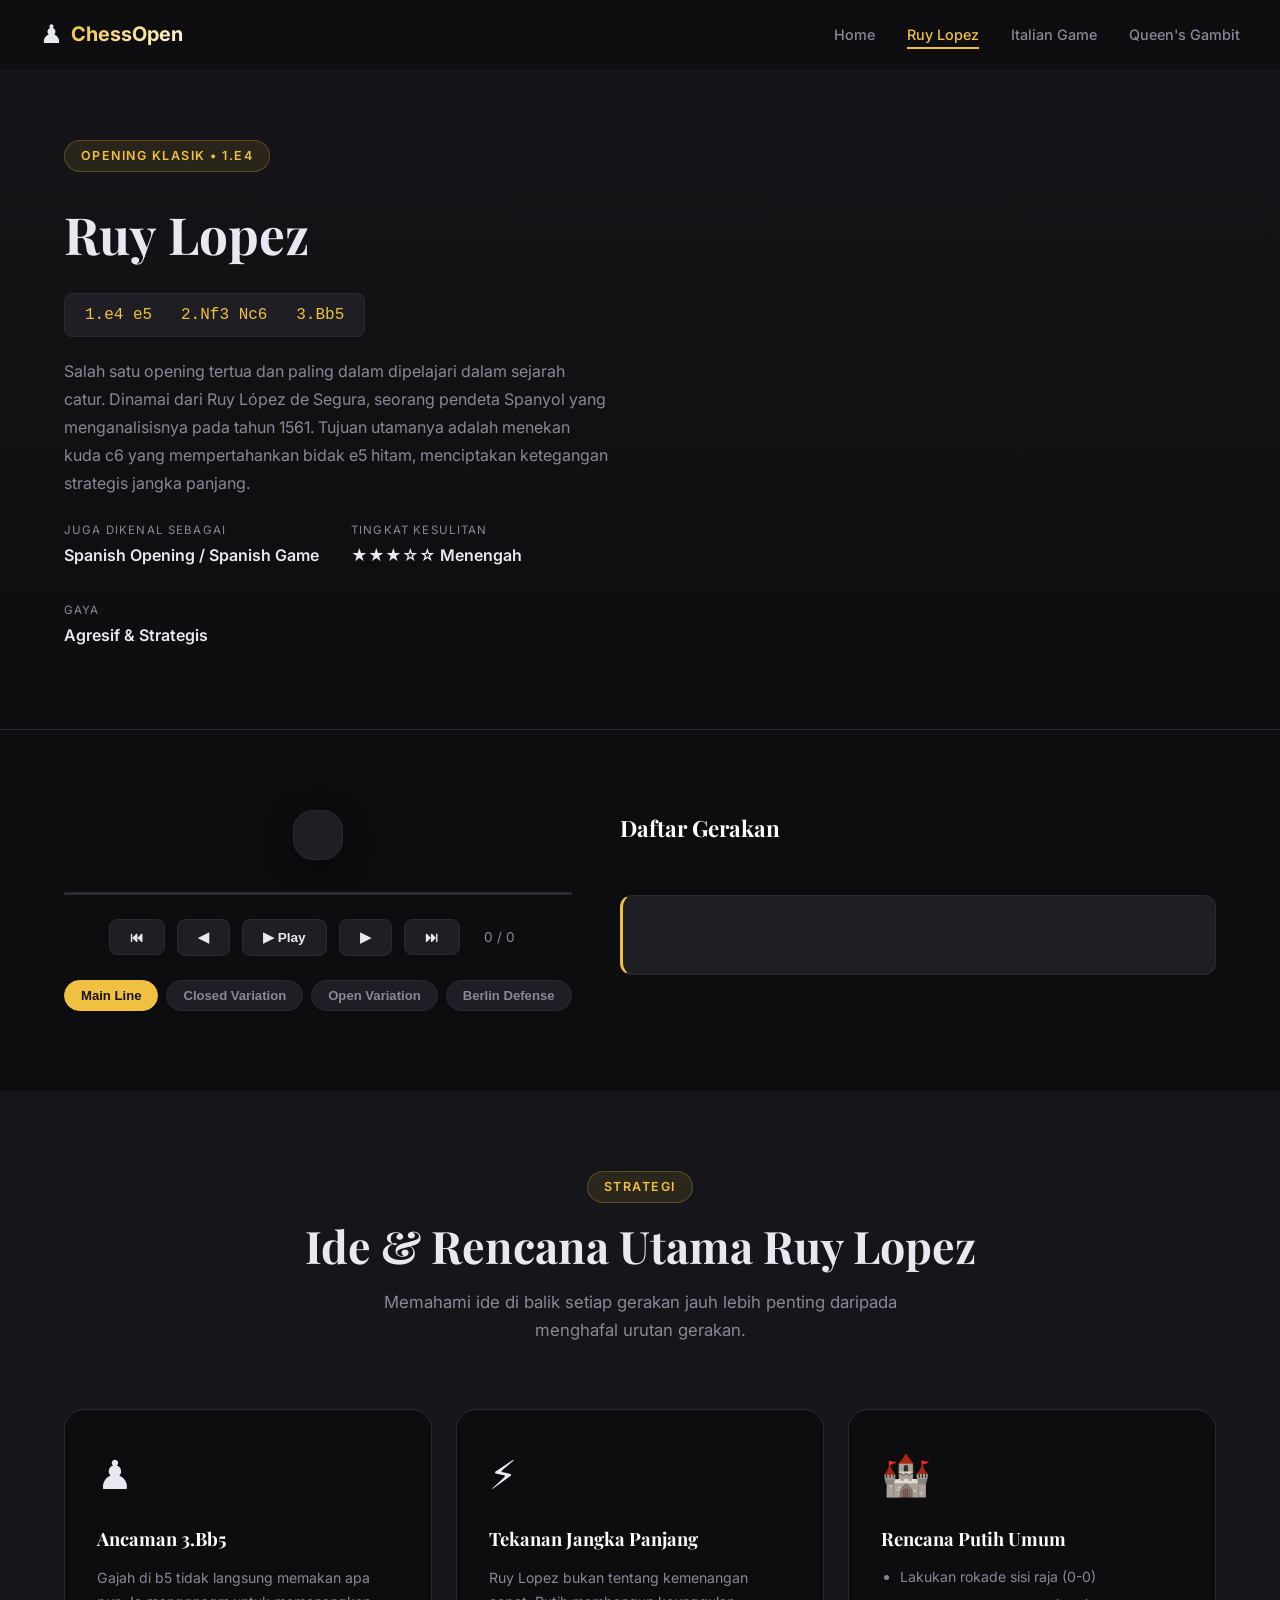
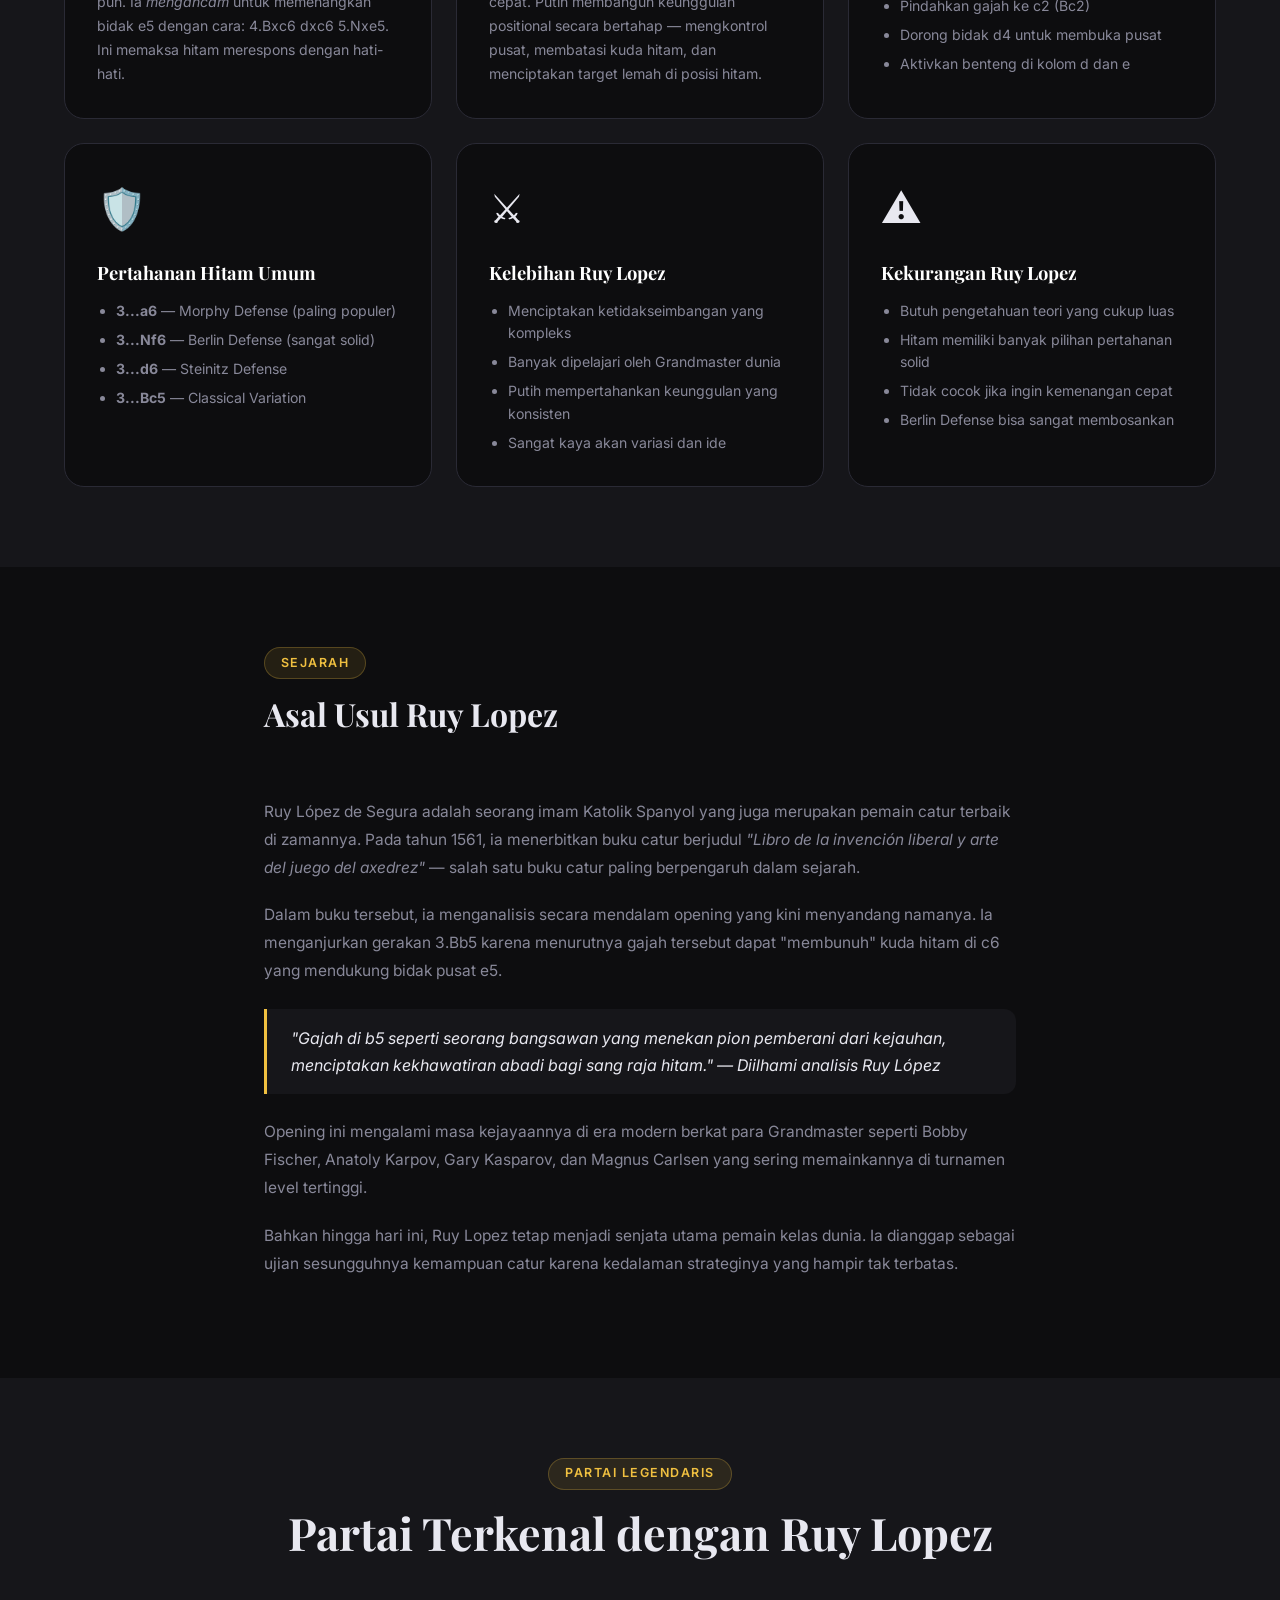
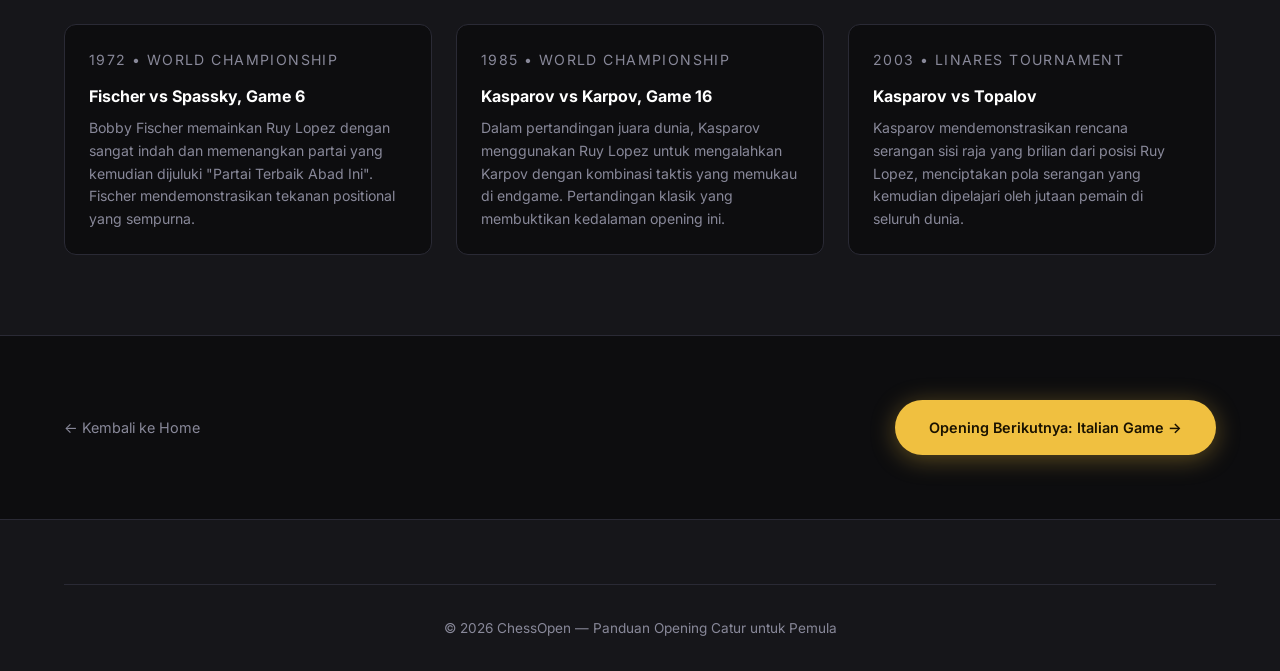
<file: ruy-lopez.html>
<!DOCTYPE html>
<html lang="id">
<head>
  <meta charset="UTF-8" />
  <meta name="viewport" content="width=device-width, initial-scale=1.0" />
  <title>Ruy Lopez — Chess Openings</title>
  <link rel="stylesheet" href="assets/css/style.css" />
  <link href="https://fonts.googleapis.com/css2?family=Playfair+Display:wght@700;900&family=Inter:wght@300;400;500;600&display=swap" rel="stylesheet" />
</head>
<body>

  <nav class="navbar" id="navbar">
    <div class="nav-container">
      <a href="index.html" class="nav-logo"><span class="logo-icon">♟</span><span class="logo-text">ChessOpen</span></a>
      <button class="hamburger" id="hamburger"><span></span><span></span><span></span></button>
      <ul class="nav-links" id="navLinks">
        <li><a href="index.html">Home</a></li>
        <li><a href="ruy-lopez.html" class="active">Ruy Lopez</a></li>
        <li><a href="italian-game.html">Italian Game</a></li>
        <li><a href="queens-gambit.html">Queen's Gambit</a></li>
      </ul>
    </div>
  </nav>

  <!-- HERO -->
  <section class="opening-hero">
    <div class="opening-hero-inner">
      <div class="opening-hero-content">
        <span class="badge">Opening Klasik • 1.e4</span>
        <h1>Ruy Lopez</h1>
        <div class="notation-big">1.e4 e5 &nbsp; 2.Nf3 Nc6 &nbsp; 3.Bb5</div>
        <p>Salah satu opening tertua dan paling dalam dipelajari dalam sejarah catur. Dinamai dari Ruy López de Segura, seorang pendeta Spanyol yang menganalisisnya pada tahun 1561. Tujuan utamanya adalah menekan kuda c6 yang mempertahankan bidak e5 hitam, menciptakan ketegangan strategis jangka panjang.</p>
        <div class="meta-row">
          <div class="meta-item"><span class="label">Juga Dikenal Sebagai</span><span class="value">Spanish Opening / Spanish Game</span></div>
          <div class="meta-item"><span class="label">Tingkat Kesulitan</span><span class="value">★★★☆☆ Menengah</span></div>
          <div class="meta-item"><span class="label">Gaya</span><span class="value">Agresif & Strategis</span></div>
        </div>
      </div>
      <div id="heroRuyBoard"></div>
    </div>
  </section>

  <!-- INTERACTIVE BOARD -->
  <section class="board-section">
    <div class="board-section-inner">
      <div class="board-area">
        <div class="board-wrapper">
          <div id="mainBoard"></div>
        </div>
        <div class="progress-bar"><div class="progress-fill" id="progressFill"></div></div>
        <div class="board-controls">
          <button class="ctrl-btn" id="btnReset" data-tooltip="Posisi Awal">⏮</button>
          <button class="ctrl-btn" id="btnPrev"  data-tooltip="Sebelumnya">◀</button>
          <button class="ctrl-btn" id="btnPlay"  data-tooltip="Auto Play">▶ Play</button>
          <button class="ctrl-btn" id="btnNext"  data-tooltip="Selanjutnya">▶</button>
          <button class="ctrl-btn" id="btnEnd"   data-tooltip="Akhir">⏭</button>
          <span class="move-counter" id="moveCounter">0 / 0</span>
        </div>
        <!-- Variation selector -->
        <div class="variations">
          <div class="var-tabs" id="varTabs">
            <button class="var-tab active" data-var="main">Main Line</button>
            <button class="var-tab" data-var="closed">Closed Variation</button>
            <button class="var-tab" data-var="open">Open Variation</button>
            <button class="var-tab" data-var="berlin">Berlin Defense</button>
          </div>
        </div>
      </div>

      <div class="moves-panel">
        <h3>Daftar Gerakan</h3>
        <div class="move-list" id="moveList"></div>
        <div class="move-annotation" id="moveAnnotation"></div>
      </div>
    </div>
  </section>

  <!-- STRATEGI & INFO -->
  <section class="info-section">
    <div class="container">
      <div class="section-header">
        <span class="section-tag">Strategi</span>
        <h2>Ide & Rencana Utama Ruy Lopez</h2>
        <p>Memahami ide di balik setiap gerakan jauh lebih penting daripada menghafal urutan gerakan.</p>
      </div>
      <div class="info-grid">
        <div class="info-card">
          <div class="info-card-icon">♟</div>
          <h4>Ancaman 3.Bb5</h4>
          <p>Gajah di b5 tidak langsung memakan apa pun. Ia <em>mengancam</em> untuk memenangkan bidak e5 dengan cara: 4.Bxc6 dxc6 5.Nxe5. Ini memaksa hitam merespons dengan hati-hati.</p>
        </div>
        <div class="info-card">
          <div class="info-card-icon">⚡</div>
          <h4>Tekanan Jangka Panjang</h4>
          <p>Ruy Lopez bukan tentang kemenangan cepat. Putih membangun keunggulan positional secara bertahap — mengkontrol pusat, membatasi kuda hitam, dan menciptakan target lemah di posisi hitam.</p>
        </div>
        <div class="info-card">
          <div class="info-card-icon">🏰</div>
          <h4>Rencana Putih Umum</h4>
          <ul>
            <li>Lakukan rokade sisi raja (0-0)</li>
            <li>Pindahkan gajah ke c2 (Bc2)</li>
            <li>Dorong bidak d4 untuk membuka pusat</li>
            <li>Aktivkan benteng di kolom d dan e</li>
          </ul>
        </div>
        <div class="info-card">
          <div class="info-card-icon">🛡️</div>
          <h4>Pertahanan Hitam Umum</h4>
          <ul>
            <li><strong>3...a6</strong> — Morphy Defense (paling populer)</li>
            <li><strong>3...Nf6</strong> — Berlin Defense (sangat solid)</li>
            <li><strong>3...d6</strong> — Steinitz Defense</li>
            <li><strong>3...Bc5</strong> — Classical Variation</li>
          </ul>
        </div>
        <div class="info-card">
          <div class="info-card-icon">⚔️</div>
          <h4>Kelebihan Ruy Lopez</h4>
          <ul>
            <li>Menciptakan ketidakseimbangan yang kompleks</li>
            <li>Banyak dipelajari oleh Grandmaster dunia</li>
            <li>Putih mempertahankan keunggulan yang konsisten</li>
            <li>Sangat kaya akan variasi dan ide</li>
          </ul>
        </div>
        <div class="info-card">
          <div class="info-card-icon">⚠️</div>
          <h4>Kekurangan Ruy Lopez</h4>
          <ul>
            <li>Butuh pengetahuan teori yang cukup luas</li>
            <li>Hitam memiliki banyak pilihan pertahanan solid</li>
            <li>Tidak cocok jika ingin kemenangan cepat</li>
            <li>Berlin Defense bisa sangat membosankan</li>
          </ul>
        </div>
      </div>
    </div>
  </section>

  <!-- SEJARAH -->
  <section class="history-section">
    <div class="history-inner">
      <div class="section-header" style="text-align:left">
        <span class="section-tag">Sejarah</span>
        <h2>Asal Usul Ruy Lopez</h2>
      </div>
      <p>Ruy López de Segura adalah seorang imam Katolik Spanyol yang juga merupakan pemain catur terbaik di zamannya. Pada tahun 1561, ia menerbitkan buku catur berjudul <em>"Libro de la invención liberal y arte del juego del axedrez"</em> — salah satu buku catur paling berpengaruh dalam sejarah.</p>
      <p>Dalam buku tersebut, ia menganalisis secara mendalam opening yang kini menyandang namanya. Ia menganjurkan gerakan 3.Bb5 karena menurutnya gajah tersebut dapat "membunuh" kuda hitam di c6 yang mendukung bidak pusat e5.</p>
      <blockquote>"Gajah di b5 seperti seorang bangsawan yang menekan pion pemberani dari kejauhan, menciptakan kekhawatiran abadi bagi sang raja hitam." — Diilhami analisis Ruy López</blockquote>
      <p>Opening ini mengalami masa kejayaannya di era modern berkat para Grandmaster seperti Bobby Fischer, Anatoly Karpov, Gary Kasparov, dan Magnus Carlsen yang sering memainkannya di turnamen level tertinggi.</p>
      <p>Bahkan hingga hari ini, Ruy Lopez tetap menjadi senjata utama pemain kelas dunia. Ia dianggap sebagai ujian sesungguhnya kemampuan catur karena kedalaman strateginya yang hampir tak terbatas.</p>
    </div>
  </section>

  <!-- PARTAI TERKENAL -->
  <section class="famous-games">
    <div class="container">
      <div class="section-header">
        <span class="section-tag">Partai Legendaris</span>
        <h2>Partai Terkenal dengan Ruy Lopez</h2>
      </div>
      <div class="games-grid">
        <div class="game-card">
          <p class="game-meta">1972 • World Championship</p>
          <h4>Fischer vs Spassky, Game 6</h4>
          <p>Bobby Fischer memainkan Ruy Lopez dengan sangat indah dan memenangkan partai yang kemudian dijuluki "Partai Terbaik Abad Ini". Fischer mendemonstrasikan tekanan positional yang sempurna.</p>
        </div>
        <div class="game-card">
          <p class="game-meta">1985 • World Championship</p>
          <h4>Kasparov vs Karpov, Game 16</h4>
          <p>Dalam pertandingan juara dunia, Kasparov menggunakan Ruy Lopez untuk mengalahkan Karpov dengan kombinasi taktis yang memukau di endgame. Pertandingan klasik yang membuktikan kedalaman opening ini.</p>
        </div>
        <div class="game-card">
          <p class="game-meta">2003 • Linares Tournament</p>
          <h4>Kasparov vs Topalov</h4>
          <p>Kasparov mendemonstrasikan rencana serangan sisi raja yang brilian dari posisi Ruy Lopez, menciptakan pola serangan yang kemudian dipelajari oleh jutaan pemain di seluruh dunia.</p>
        </div>
      </div>
    </div>
  </section>

  <!-- NAVIGASI -->
  <div class="next-opening">
    <div class="next-inner">
      <a href="index.html" class="back-home">← Kembali ke Home</a>
      <a href="italian-game.html" class="btn btn-primary">Opening Berikutnya: Italian Game →</a>
    </div>
  </div>

  <footer class="footer">
    <div class="container">
      <div class="footer-bottom">
        <p>© 2026 ChessOpen — Panduan Opening Catur untuk Pemula</p>
      </div>
    </div>
  </footer>

  <script src="assets/js/chess-board.js"></script>
  <script src="assets/js/ruy-lopez.js"></script>
  <script src="assets/js/main.js"></script>
</body>
</html>
</file>
<file: assets/css/style.css>
/* ============================================================
   ChessOpen — Main Stylesheet
   ============================================================ */

/* ---- Reset & Variables ---- */
*, *::before, *::after { box-sizing: border-box; margin: 0; padding: 0; }

:root {
  --clr-bg:        #0d0d0f;
  --clr-surface:   #16161a;
  --clr-surface2:  #1e1e24;
  --clr-border:    #2a2a35;
  --clr-primary:   #f0c040;
  --clr-primary-d: #c89a20;
  --clr-accent:    #e85d26;
  --clr-text:      #e8e8f0;
  --clr-muted:     #888899;
  --clr-light-sq: #f0d9b5;
  --clr-dark-sq:  #b58863;
  --clr-white-p:  #fefefe;
  --clr-black-p:  #1a1a1a;
  --ff-heading:   'Playfair Display', Georgia, serif;
  --ff-body:      'Inter', system-ui, sans-serif;
  --radius:        12px;
  --radius-lg:     20px;
  --shadow:        0 8px 32px rgba(0,0,0,.45);
  --transition:    0.3s cubic-bezier(.4,0,.2,1);
}

html { scroll-behavior: smooth; }

body {
  font-family: var(--ff-body);
  background: var(--clr-bg);
  color: var(--clr-text);
  line-height: 1.65;
  overflow-x: hidden;
}

a { color: inherit; text-decoration: none; }
img { max-width: 100%; display: block; }

/* ---- Scrollbar ---- */
::-webkit-scrollbar { width: 8px; }
::-webkit-scrollbar-track { background: var(--clr-surface); }
::-webkit-scrollbar-thumb { background: var(--clr-border); border-radius: 4px; }
::-webkit-scrollbar-thumb:hover { background: var(--clr-primary); }

/* ============================================================
   NAVBAR
   ============================================================ */
.navbar {
  position: fixed; top: 0; left: 0; right: 0; z-index: 1000;
  padding: 0 1.5rem;
  background: rgba(13,13,15,.8);
  backdrop-filter: blur(16px);
  border-bottom: 1px solid transparent;
  transition: var(--transition);
}
.navbar.scrolled { border-bottom-color: var(--clr-border); }
.nav-container {
  max-width: 1200px; margin: 0 auto;
  display: flex; align-items: center; justify-content: space-between;
  height: 68px;
}
.nav-logo { display: flex; align-items: center; gap: .5rem; font-weight: 700; font-size: 1.25rem; }
.logo-icon { font-size: 1.6rem; line-height: 1; }
.logo-text { background: linear-gradient(135deg, var(--clr-primary), #fff8e0); -webkit-background-clip: text; -webkit-text-fill-color: transparent; }

.nav-links {
  display: flex; gap: 2rem; list-style: none;
  transition: var(--transition);
}
.nav-links a {
  font-size: .9rem; font-weight: 500; color: var(--clr-muted);
  position: relative; padding: .25rem 0;
  transition: color var(--transition);
}
.nav-links a::after {
  content: ''; position: absolute; bottom: -2px; left: 0; right: 0; height: 2px;
  background: var(--clr-primary); transform: scaleX(0); transition: transform var(--transition);
}
.nav-links a:hover, .nav-links a.active { color: var(--clr-primary); }
.nav-links a:hover::after, .nav-links a.active::after { transform: scaleX(1); }

.hamburger { display: none; flex-direction: column; gap: 5px; background: none; border: none; cursor: pointer; padding: .4rem; }
.hamburger span { width: 24px; height: 2px; background: var(--clr-text); border-radius: 2px; transition: var(--transition); }
.hamburger.open span:nth-child(1) { transform: translateY(7px) rotate(45deg); }
.hamburger.open span:nth-child(2) { opacity: 0; }
.hamburger.open span:nth-child(3) { transform: translateY(-7px) rotate(-45deg); }

/* ============================================================
   HERO
   ============================================================ */
.hero {
  min-height: 100vh;
  display: grid; grid-template-columns: 1fr 1fr;
  align-items: center; gap: 3rem;
  padding: 120px 5% 80px;
  max-width: 1400px; margin: 0 auto;
  position: relative;
}
.hero-bg {
  position: fixed; inset: 0; z-index: -1;
  background: radial-gradient(ellipse 80% 60% at 20% 40%, rgba(240,192,64,.06) 0%, transparent 60%),
              radial-gradient(ellipse 60% 80% at 80% 70%, rgba(232,93,38,.04) 0%, transparent 60%),
              var(--clr-bg);
}
.floating-pieces {
  position: absolute; inset: 0; overflow: hidden;
}
.fp { position: absolute; font-size: 2rem; opacity: .05; animation: floatPiece 20s linear infinite; }

@keyframes floatPiece {
  0%   { transform: translateY(100vh) rotate(0deg); }
  100% { transform: translateY(-120px) rotate(360deg); }
}

.hero-content { z-index: 1; }
.hero-tag {
  display: inline-block; font-size: .8rem; font-weight: 600; letter-spacing: .1em; text-transform: uppercase;
  color: var(--clr-primary); background: rgba(240,192,64,.12); border: 1px solid rgba(240,192,64,.3);
  padding: .3rem .9rem; border-radius: 100px; margin-bottom: 1.5rem;
}
.hero-title {
  font-family: var(--ff-heading); font-size: clamp(2.4rem, 5vw, 4rem);
  line-height: 1.15; margin-bottom: 1.25rem;
}
.highlight {
  background: linear-gradient(135deg, var(--clr-primary), var(--clr-accent));
  -webkit-background-clip: text; -webkit-text-fill-color: transparent;
}
.hero-sub { font-size: 1.05rem; color: var(--clr-muted); max-width: 520px; margin-bottom: 2.5rem; line-height: 1.75; }

.hero-cta { display: flex; gap: 1rem; flex-wrap: wrap; margin-bottom: 3rem; }
.btn {
  display: inline-flex; align-items: center; gap: .5rem;
  padding: .85rem 2rem; border-radius: 100px; font-weight: 600; font-size: .95rem;
  cursor: pointer; transition: var(--transition); border: 2px solid transparent;
}
.btn-primary {
  background: var(--clr-primary); color: #1a1200;
  box-shadow: 0 4px 24px rgba(240,192,64,.35);
}
.btn-primary:hover { background: #ffd54f; transform: translateY(-2px); box-shadow: 0 8px 32px rgba(240,192,64,.5); }
.btn-outline { border-color: var(--clr-border); color: var(--clr-text); }
.btn-outline:hover { border-color: var(--clr-primary); color: var(--clr-primary); }

.hero-stats { display: flex; align-items: center; gap: 1.5rem; }
.stat { display: flex; flex-direction: column; }
.stat-num { font-family: var(--ff-heading); font-size: 2rem; font-weight: 900; color: var(--clr-primary); line-height: 1; }
.stat-label { font-size: .75rem; color: var(--clr-muted); text-transform: uppercase; letter-spacing: .05em; }
.stat-divider { width: 1px; height: 40px; background: var(--clr-border); }

.hero-board {
  display: flex; justify-content: center; align-items: center;
  z-index: 1;
}
.mini-board {
  border-radius: var(--radius); overflow: hidden;
  box-shadow: 0 20px 60px rgba(0,0,0,.6), 0 0 0 1px var(--clr-border), inset 0 1px 0 rgba(255,255,255,.05);
  transition: transform .6s cubic-bezier(.4,0,.2,1);
}
.mini-board:hover { transform: rotate(2deg) scale(1.02); }

/* ============================================================
   CHESS BOARD (reusable)
   ============================================================ */
.chess-board {
  display: grid; grid-template-columns: repeat(8, 1fr);
  border: 3px solid var(--clr-border);
  border-radius: 6px; overflow: hidden;
  position: relative;
  user-select: none;
}
.board-with-coords { display: flex; align-items: flex-start; gap: .4rem; }
.board-files {
  display: flex; justify-content: space-around;
  font-size: .65rem; color: var(--clr-muted); padding: 0 3px;
  margin-top: .3rem;
}
.board-ranks {
  display: flex; flex-direction: column; justify-content: space-around;
  font-size: .65rem; color: var(--clr-muted); height: 100%;
}
.board-ranks span, .board-files span { min-width: 1ch; text-align: center; }

.sq {
  aspect-ratio: 1; display: flex; align-items: center; justify-content: center;
  font-size: 1.8em; cursor: default; position: relative;
  transition: background .15s;
}
.sq.light { background: var(--clr-light-sq); }
.sq.dark  { background: var(--clr-dark-sq);  }
.sq.highlight-move { box-shadow: inset 0 0 0 4px rgba(100,200,80,.8); z-index: 1; }
.sq.highlight-from { background: rgba(240,192,64,.55) !important; }
.sq.highlight-to   { background: rgba(240,192,64,.75) !important; }
.sq.hint-dot::after {
  content: ''; position: absolute;
  width: 30%; height: 30%; border-radius: 50%;
  background: rgba(100,200,80,.5);
}

.piece {
  font-size: inherit; line-height: 1; transition: transform .2s;
  filter: drop-shadow(0 2px 4px rgba(0,0,0,.4));
}
.piece.white { color: var(--clr-white-p); text-shadow: 0 0 2px rgba(0,0,0,.5); }
.piece.black { color: var(--clr-black-p); text-shadow: 0 0 2px rgba(255,255,255,.3); }
.piece.animated { animation: piecePop .3s ease; }
@keyframes piecePop {
  0% { transform: scale(.6); opacity: 0; }
  60% { transform: scale(1.2); }
  100% { transform: scale(1); opacity: 1; }
}

/* ============================================================
   CONTAINER / SECTION SHARED
   ============================================================ */
.container { max-width: 1200px; margin: 0 auto; padding: 0 1.5rem; }
section { padding: 6rem 0; }
.section-header { text-align: center; margin-bottom: 4rem; }
.section-tag {
  display: inline-block; font-size: .78rem; font-weight: 600; letter-spacing: .12em; text-transform: uppercase;
  color: var(--clr-primary); background: rgba(240,192,64,.1); border: 1px solid rgba(240,192,64,.25);
  padding: .3rem 1rem; border-radius: 100px; margin-bottom: 1rem;
}
.section-header h2 {
  font-family: var(--ff-heading); font-size: clamp(1.8rem, 3.5vw, 2.8rem);
  margin-bottom: 1rem; line-height: 1.2;
}
.section-header h2 em { font-style: italic; color: var(--clr-primary); }
.section-header p { color: var(--clr-muted); max-width: 600px; margin: 0 auto; font-size: 1.05rem; }

/* ============================================================
   ABOUT CARDS
   ============================================================ */
.about { background: var(--clr-surface); }
.about-grid { display: grid; grid-template-columns: repeat(auto-fit, minmax(240px, 1fr)); gap: 1.5rem; }
.about-card {
  background: var(--clr-surface2); border: 1px solid var(--clr-border);
  border-radius: var(--radius-lg); padding: 2rem;
  transition: transform var(--transition), box-shadow var(--transition), border-color var(--transition);
  opacity: 0; transform: translateY(24px);
}
.about-card.visible { opacity: 1; transform: translateY(0); }
.about-card:hover { transform: translateY(-6px); box-shadow: var(--shadow); border-color: rgba(240,192,64,.3); }
.about-icon { font-size: 2.5rem; margin-bottom: 1rem; }
.about-card h3 { font-family: var(--ff-heading); font-size: 1.2rem; margin-bottom: .6rem; color: #fff; }
.about-card p { font-size: .9rem; color: var(--clr-muted); line-height: 1.7; }

/* ============================================================
   OPENING CARDS
   ============================================================ */
.openings { background: var(--clr-bg); }
.cards-grid { display: grid; grid-template-columns: repeat(auto-fit, minmax(320px, 1fr)); gap: 2rem; }
.opening-card {
  background: var(--clr-surface); border: 1px solid var(--clr-border);
  border-radius: var(--radius-lg); overflow: hidden;
  transition: transform var(--transition), box-shadow var(--transition), border-color var(--transition);
  display: flex; flex-direction: column; position: relative;
}
.opening-card:hover { transform: translateY(-8px); box-shadow: 0 24px 64px rgba(0,0,0,.5); border-color: rgba(240,192,64,.4); }
.card-badge {
  position: absolute; top: 1rem; right: 1rem; z-index: 2;
  font-size: .7rem; font-weight: 700; letter-spacing: .08em; text-transform: uppercase;
  padding: .25rem .75rem; border-radius: 100px;
  background: rgba(240,192,64,.15); color: var(--clr-primary); border: 1px solid rgba(240,192,64,.3);
}
.card-badge.popular { background: rgba(232,93,38,.15); color: var(--clr-accent); border-color: rgba(232,93,38,.3); }

.card-board-preview {
  height: 240px; background: var(--clr-surface2);
  display: flex; align-items: center; justify-content: center;
  border-bottom: 1px solid var(--clr-border);
  overflow: hidden; position: relative;
}
.card-board-preview .chess-board { font-size: .8rem; }

.card-content { padding: 1.75rem; display: flex; flex-direction: column; gap: .75rem; flex: 1; }
.card-content h3 { font-family: var(--ff-heading); font-size: 1.5rem; color: #fff; }
.card-notation {
  font-family: 'Courier New', monospace; font-size: .85rem;
  background: var(--clr-surface2); border: 1px solid var(--clr-border);
  padding: .3rem .75rem; border-radius: 6px; display: inline-block; color: var(--clr-primary);
}
.card-desc { font-size: .9rem; color: var(--clr-muted); line-height: 1.65; }
.card-tags { display: flex; gap: .5rem; flex-wrap: wrap; }
.tag {
  font-size: .72rem; font-weight: 600; padding: .2rem .65rem; border-radius: 100px;
  background: var(--clr-surface2); border: 1px solid var(--clr-border); color: var(--clr-muted);
}
.card-difficulty { display: flex; align-items: center; gap: .75rem; font-size: .85rem; color: var(--clr-muted); margin-top: auto; }
.stars { color: var(--clr-primary); letter-spacing: .05em; }
.card-cta { font-weight: 600; color: var(--clr-primary); font-size: .9rem; transition: gap var(--transition); }
.opening-card:hover .card-cta { letter-spacing: .02em; }

/* ============================================================
   COMPARISON TABLE
   ============================================================ */
.comparison { background: var(--clr-surface); }
.table-wrapper { overflow-x: auto; border-radius: var(--radius); border: 1px solid var(--clr-border); }
.comp-table { width: 100%; border-collapse: collapse; font-size: .9rem; }
.comp-table th, .comp-table td { padding: 1rem 1.5rem; text-align: left; border-bottom: 1px solid var(--clr-border); }
.comp-table th { background: var(--clr-surface2); font-weight: 700; color: var(--clr-primary); font-size: .8rem; text-transform: uppercase; letter-spacing: .08em; }
.comp-table tr:last-child td { border-bottom: none; }
.comp-table tr:nth-child(even) td { background: rgba(255,255,255,.02); }
.comp-table td:first-child { color: var(--clr-muted); font-size: .85rem; }

/* ============================================================
   TIPS
   ============================================================ */
.tips { background: var(--clr-bg); }
.tips-grid { display: grid; grid-template-columns: repeat(auto-fit, minmax(300px, 1fr)); gap: 1.5rem; }
.tip-item {
  display: flex; gap: 1.5rem; align-items: flex-start;
  background: var(--clr-surface); border: 1px solid var(--clr-border);
  border-radius: var(--radius); padding: 1.5rem;
  transition: border-color var(--transition);
}
.tip-item:hover { border-color: rgba(240,192,64,.35); }
.tip-num {
  font-family: var(--ff-heading); font-size: 2.2rem; font-weight: 900; color: rgba(240,192,64,.2);
  line-height: 1; min-width: 2ch;
}
.tip-item h4 { font-size: 1rem; font-weight: 600; margin-bottom: .4rem; color: #fff; }
.tip-item p { font-size: .87rem; color: var(--clr-muted); line-height: 1.65; }

/* ============================================================
   FOOTER
   ============================================================ */
.footer { background: var(--clr-surface); border-top: 1px solid var(--clr-border); padding: 4rem 0 2rem; }
.footer-top { display: grid; grid-template-columns: 2fr 1fr 1fr; gap: 3rem; margin-bottom: 3rem; }
.footer-brand p { font-size: .9rem; color: var(--clr-muted); margin-top: 1rem; max-width: 300px; line-height: 1.65; }
.footer-links h4 { font-size: .85rem; text-transform: uppercase; letter-spacing: .1em; color: var(--clr-muted); margin-bottom: 1rem; }
.footer-links ul { list-style: none; display: flex; flex-direction: column; gap: .6rem; }
.footer-links a { font-size: .9rem; color: var(--clr-muted); transition: color var(--transition); }
.footer-links a:hover { color: var(--clr-primary); }
.footer-bottom { border-top: 1px solid var(--clr-border); padding-top: 2rem; text-align: center; font-size: .85rem; color: var(--clr-muted); }

/* ============================================================
   OPENING PAGE LAYOUT
   ============================================================ */
.opening-hero {
  padding: 140px 5% 80px;
  background: linear-gradient(180deg, var(--clr-surface) 0%, var(--clr-bg) 100%);
  border-bottom: 1px solid var(--clr-border);
}
.opening-hero-inner {
  max-width: 1200px; margin: 0 auto;
  display: grid; grid-template-columns: 1fr 1fr; gap: 4rem; align-items: center;
}
.opening-hero-content .badge {
  display: inline-block; margin-bottom: 1.25rem;
  font-size: .78rem; font-weight: 600; letter-spacing: .12em; text-transform: uppercase;
  color: var(--clr-primary); background: rgba(240,192,64,.1); border: 1px solid rgba(240,192,64,.25);
  padding: .3rem 1rem; border-radius: 100px;
}
.opening-hero-content h1 { font-family: var(--ff-heading); font-size: clamp(2rem, 4vw, 3.2rem); margin-bottom: 1rem; }
.opening-hero-content .notation-big {
  font-family: 'Courier New', monospace; font-size: 1rem; color: var(--clr-primary);
  background: var(--clr-surface2); border: 1px solid var(--clr-border);
  padding: .5rem 1.25rem; border-radius: 8px; display: inline-block; margin-bottom: 1.25rem;
}
.opening-hero-content p { font-size: 1rem; color: var(--clr-muted); line-height: 1.75; margin-bottom: 1.5rem; }
.opening-hero-content .meta-row { display: flex; gap: 2rem; flex-wrap: wrap; }
.meta-item { display: flex; flex-direction: column; }
.meta-item .label { font-size: .72rem; text-transform: uppercase; letter-spacing: .1em; color: var(--clr-muted); }
.meta-item .value { font-weight: 600; color: var(--clr-text); margin-top: .15rem; }

/* Interactive Board Area */
.board-section {
  padding: 5rem 0;
  background: var(--clr-bg);
}
.board-section-inner {
  max-width: 1200px; margin: 0 auto; padding: 0 1.5rem;
  display: grid; grid-template-columns: auto 1fr; gap: 3rem; align-items: start;
}
.board-area { display: flex; flex-direction: column; align-items: center; gap: 1.5rem; }
.board-wrapper {
  background: var(--clr-surface2); border: 1px solid var(--clr-border);
  border-radius: var(--radius-lg); padding: 1.5rem;
  box-shadow: var(--shadow);
}
.board-controls { display: flex; gap: .75rem; align-items: center; flex-wrap: wrap; justify-content: center; }
.ctrl-btn {
  display: flex; align-items: center; gap: .4rem;
  padding: .6rem 1.25rem; border-radius: 8px; font-size: .85rem; font-weight: 600;
  border: 1px solid var(--clr-border); background: var(--clr-surface2); color: var(--clr-text);
  cursor: pointer; transition: var(--transition);
}
.ctrl-btn:hover { border-color: var(--clr-primary); color: var(--clr-primary); }
.ctrl-btn.active { background: var(--clr-primary); color: #1a1200; border-color: var(--clr-primary); }
.ctrl-btn:disabled { opacity: .4; cursor: not-allowed; }
.move-counter { font-size: .85rem; color: var(--clr-muted); padding: .4rem .75rem; }

/* Moves Panel */
.moves-panel { display: flex; flex-direction: column; gap: 1.5rem; }
.moves-panel h3 { font-family: var(--ff-heading); font-size: 1.4rem; color: #fff; }
.move-list {
  display: grid; grid-template-columns: auto 1fr 1fr; gap: .3rem .5rem;
  align-items: center;
}
.move-num { font-size: .8rem; color: var(--clr-muted); font-weight: 600; padding: .3rem 0; }
.move-btn {
  font-family: 'Courier New', monospace; font-size: .9rem;
  background: var(--clr-surface2); border: 1px solid var(--clr-border);
  color: var(--clr-text); padding: .35rem .75rem; border-radius: 6px;
  cursor: pointer; text-align: left; transition: var(--transition);
}
.move-btn:hover { background: var(--clr-surface); border-color: var(--clr-primary); color: var(--clr-primary); }
.move-btn.active { background: var(--clr-primary); color: #1a1200; border-color: var(--clr-primary); }

/* Move annotation */
.move-annotation {
  background: var(--clr-surface2); border: 1px solid var(--clr-border);
  border-left: 3px solid var(--clr-primary);
  border-radius: var(--radius); padding: 1.25rem 1.5rem;
  font-size: .9rem; color: var(--clr-muted); line-height: 1.7;
  min-height: 80px;
}
.move-annotation strong { color: var(--clr-text); }

/* Variations tabs */
.variations { display: flex; flex-direction: column; gap: 1rem; }
.var-tabs { display: flex; gap: .5rem; flex-wrap: wrap; }
.var-tab {
  padding: .45rem 1rem; border-radius: 100px; font-size: .82rem; font-weight: 600;
  border: 1px solid var(--clr-border); background: var(--clr-surface2); color: var(--clr-muted);
  cursor: pointer; transition: var(--transition);
}
.var-tab:hover { border-color: var(--clr-primary); color: var(--clr-primary); }
.var-tab.active { background: var(--clr-primary); color: #1a1200; border-color: var(--clr-primary); }

/* Info Cards */
.info-section { padding: 5rem 0; background: var(--clr-surface); }
.info-section .container { max-width: 1200px; margin: 0 auto; padding: 0 1.5rem; }
.info-grid { display: grid; grid-template-columns: repeat(auto-fit, minmax(280px, 1fr)); gap: 1.5rem; margin-top: 3rem; }
.info-card {
  background: var(--clr-bg); border: 1px solid var(--clr-border);
  border-radius: var(--radius-lg); padding: 2rem;
  transition: var(--transition);
}
.info-card:hover { border-color: rgba(240,192,64,.3); transform: translateY(-4px); }
.info-card-icon { font-size: 2.5rem; margin-bottom: 1rem; }
.info-card h4 { font-family: var(--ff-heading); font-size: 1.15rem; margin-bottom: .75rem; color: #fff; }
.info-card p { font-size: .88rem; color: var(--clr-muted); line-height: 1.7; }
.info-card ul { padding-left: 1.2rem; display: flex; flex-direction: column; gap: .4rem; }
.info-card ul li { font-size: .88rem; color: var(--clr-muted); line-height: 1.6; }

/* History section */
.history-section { padding: 5rem 0; background: var(--clr-bg); }
.history-inner { max-width: 800px; margin: 0 auto; padding: 0 1.5rem; }
.history-inner h2 { font-family: var(--ff-heading); font-size: 2rem; margin-bottom: 1.5rem; }
.history-inner p { font-size: .97rem; color: var(--clr-muted); line-height: 1.8; margin-bottom: 1.25rem; }
.history-inner blockquote {
  border-left: 3px solid var(--clr-primary); padding: 1rem 1.5rem;
  background: var(--clr-surface); border-radius: 0 var(--radius) var(--radius) 0;
  margin: 1.5rem 0; font-style: italic; color: var(--clr-text);
}

/* Famous games */
.famous-games { padding: 5rem 0; background: var(--clr-surface); }
.games-grid { display: grid; grid-template-columns: repeat(auto-fit, minmax(280px, 1fr)); gap: 1.5rem; margin-top: 2rem; }
.game-card {
  background: var(--clr-bg); border: 1px solid var(--clr-border);
  border-radius: var(--radius); padding: 1.5rem; transition: var(--transition);
}
.game-card:hover { border-color: rgba(240,192,64,.3); }
.game-meta { font-size: .78rem; text-transform: uppercase; letter-spacing: .1em; color: var(--clr-muted); margin-bottom: .75rem; }
.game-card h4 { font-weight: 700; font-size: 1rem; margin-bottom: .5rem; color: #fff; }
.game-card p { font-size: .88rem; color: var(--clr-muted); line-height: 1.6; }

/* Next opening nav */
.next-opening {
  padding: 4rem 0; background: var(--clr-bg);
  border-top: 1px solid var(--clr-border);
}
.next-inner {
  max-width: 1200px; margin: 0 auto; padding: 0 1.5rem;
  display: flex; justify-content: space-between; align-items: center; flex-wrap: wrap; gap: 1.5rem;
}
.next-inner a.btn { font-size: .9rem; }
.back-home { display: flex; align-items: center; gap: .5rem; color: var(--clr-muted); font-size: .9rem; transition: color var(--transition); }
.back-home:hover { color: var(--clr-primary); }

/* ============================================================
   PROGRESS BAR (for auto-play)
   ============================================================ */
.progress-bar {
  height: 3px; background: var(--clr-border); border-radius: 2px;
  overflow: hidden; width: 100%; margin-top: .5rem;
}
.progress-fill {
  height: 100%; background: var(--clr-primary); border-radius: 2px;
  transition: width .3s ease; width: 0%;
}

/* ============================================================
   TOOLTIP
   ============================================================ */
[data-tooltip] { position: relative; }
[data-tooltip]::before {
  content: attr(data-tooltip);
  position: absolute; bottom: calc(100% + 8px); left: 50%; transform: translateX(-50%);
  background: var(--clr-surface2); border: 1px solid var(--clr-border);
  color: var(--clr-text); font-size: .78rem; white-space: nowrap;
  padding: .35rem .75rem; border-radius: 6px; pointer-events: none;
  opacity: 0; transition: opacity var(--transition);
  z-index: 100;
}
[data-tooltip]:hover::before { opacity: 1; }

/* ============================================================
   ANIMATIONS (AOS-like)
   ============================================================ */
[data-aos] { opacity: 0; transform: translateY(20px); transition: opacity .6s ease, transform .6s ease; }
[data-aos].visible { opacity: 1; transform: translateY(0); }

/* ============================================================
   RESPONSIVE
   ============================================================ */
@media (max-width: 1024px) {
  .hero { grid-template-columns: 1fr; padding-top: 100px; text-align: center; }
  .hero-content { display: flex; flex-direction: column; align-items: center; }
  .hero-board { display: none; }
  .opening-hero-inner { grid-template-columns: 1fr; }
  .board-section-inner { grid-template-columns: 1fr; }
  .board-area { width: 100%; }
  .footer-top { grid-template-columns: 1fr 1fr; }
}

@media (max-width: 768px) {
  .hamburger { display: flex; }
  .nav-links {
    position: fixed; top: 68px; left: 0; right: 0; bottom: 0;
    background: var(--clr-surface); flex-direction: column; gap: 0;
    padding: 1rem; transform: translateX(100%); transition: transform var(--transition);
  }
  .nav-links.open { transform: translateX(0); }
  .nav-links li { border-bottom: 1px solid var(--clr-border); }
  .nav-links a { display: block; padding: 1rem .5rem; font-size: 1rem; color: var(--clr-text); }
  section { padding: 4rem 0; }
  .hero { padding: 90px 5% 60px; }
  .hero-stats { justify-content: center; }
  .cards-grid { grid-template-columns: 1fr; }
  .footer-top { grid-template-columns: 1fr; }
  .next-inner { flex-direction: column; text-align: center; }
  .board-section-inner { gap: 2rem; }
  .move-list { grid-template-columns: auto 1fr 1fr; }
  .opening-hero { padding: 100px 5% 60px; }
}

@media (max-width: 480px) {
  .hero-cta { justify-content: center; }
  .board-wrapper { padding: .75rem; }
  .comp-table th, .comp-table td { padding: .75rem 1rem; font-size: .8rem; }
}
</file>
